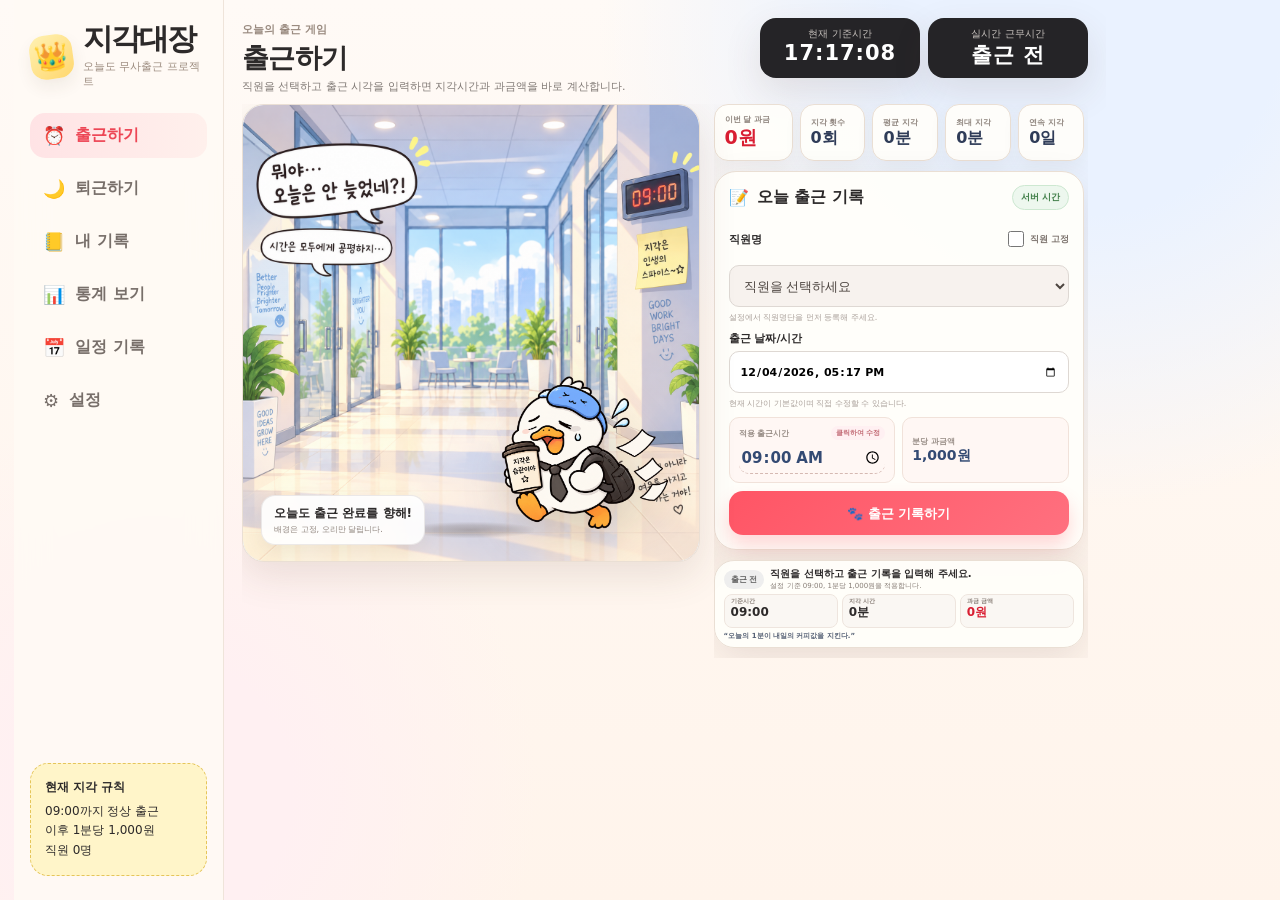
<file: index.html>
<!doctype html>
<html lang="ko">
<head>
  <meta charset="utf-8">
  <meta name="viewport" content="width=device-width,initial-scale=1">
  <meta name="theme-color" content="#fff7ed">
  <title>출근하기 | 지각대장</title>
  <meta name="description" content="지각대장으로 출근 시간을 기록하고 지각 시간과 과금액을 자동 계산하세요. 월별 출근 기록과 통계, 일정, 직원 및 출근 규칙을 한곳에서 관리할 수 있습니다.">
  <meta name="keywords" content="지각대장, 출근 관리, 출근 기록, 지각 계산기, 지각 시간 계산, 근태 관리, 일정 관리">
  <meta name="robots" content="index,follow,max-image-preview:large">
  <meta name="naver-site-verification" content="8cd84b4e7a0a31070c5f8ee0ad90c33744eba294">
  <link rel="canonical" href="https://jigak.maccrey.com/">
  <meta property="og:type" content="website">
  <meta property="og:title" content="지각대장 | 출근·지각 기록 관리">
  <meta property="og:description" content="출근 시간을 기록하고 지각 시간과 과금액을 자동 계산하는 지각대장입니다. 출근 기록, 통계, 일정과 근무 규칙을 관리하세요.">
  <meta property="og:url" content="https://jigak.maccrey.com/">
  <link rel="icon" type="image/svg+xml" href="./favicon.svg">
  <link rel="stylesheet" href="./style.css">
</head>
<body data-page="checkin">
<div class="app-shell">
  <aside class="sidebar">
    <div class="brand">
      <div class="brand-mark">👑</div>
      <div><h1>지각대장</h1><p>오늘도 무사출근 프로젝트</p></div>
    </div>
    <nav class="nav">
      <a class="nav-item active" href="./index.html"><span class="nav-emoji">⏰</span><span>출근하기</span></a>
      <a class="nav-item" href="./checkout.html"><span class="nav-emoji">🌙</span><span>퇴근하기</span></a>
      <a class="nav-item" href="./records.html"><span class="nav-emoji">📒</span><span>내 기록</span></a>
      <a class="nav-item" href="./stats.html"><span class="nav-emoji">📊</span><span>통계 보기</span></a>
      <a class="nav-item" href="./calendar.html"><span class="nav-emoji">📅</span><span>일정 기록</span></a>
      <a class="nav-item" href="./settings.html"><span class="nav-emoji">⚙️</span><span>설정</span></a>
    </nav>
    <div class="sidebar-note">
      <strong>현재 지각 규칙</strong>
      <p><span id="ruleStart">09:00</span>까지 정상 출근<br>
      이후 1분당 <span id="ruleFee">1,000원</span><br>
      <span id="ruleEmployees">직원 0명</span></p>
    </div>
  </aside>

  <main class="checkin-v13">
    <header class="checkin-v13-head">
      <div>
        <span class="eyebrow">오늘의 출근 게임</span>
        <h2>출근하기</h2>
        <p>직원을 선택하고 출근 시각을 입력하면 지각시간과 과금액을 바로 계산합니다.</p>
      </div>
      <div class="clock-box"><span>현재 기준시간</span><strong id="liveClock">--:--:--</strong></div>
    </header>

    <section class="checkin-v13-body">
      <article class="character-stage-v13 card" aria-label="달리는 오리 캐릭터">
        <img class="character-bg-v13" src="./hero-bg-main.png" alt="지각대장 오피스 배경">
        <div class="character-duck-wrap-v13">
          <div class="character-shadow-v13"></div>
          <img class="character-duck-v13" src="./duck-runner.png" alt="출근을 위해 달려가는 오리">
        </div>
        <div class="character-copy-v13">
          <strong>오늘도 출근 완료를 향해!</strong>
          <span>배경은 고정, 오리만 달립니다.</span>
        </div>
      </article>

      <section class="checkin-panel-v13">
        <div class="kpi-row-v13">
          <div><span>이번 달 과금</span><strong id="monthlyFee">0원</strong></div>
          <div><span>지각 횟수</span><strong id="monthlyCount">0회</strong></div>
          <div><span>평균 지각</span><strong id="avgLate">0분</strong></div>
          <div><span>최대 지각</span><strong id="maxLate">0분</strong></div>
          <div><span>연속 지각</span><strong id="streakLate">0일</strong></div>
        </div>

        <article class="card punch-card-v13">
          <div class="section-heading compact">
            <div><span>📝</span><h3>오늘 출근 기록</h3></div>
            <span class="status-pill" id="timeSource">시간 확인 중</span>
          </div>

          <form id="checkinForm" class="punch-form-v13">
            <label class="employee-field-v22">
              <span class="employee-label-row-v22">
                <span>직원명</span>
                <span class="employee-lock-v22">
                  <input id="employeeLockInput" type="checkbox">
                  <span>직원 고정</span>
                </span>
              </span>
              <select id="nameInput" required>
                <option value="">직원을 선택하세요</option>
              </select>
              <small id="employeeHelp">체크하면 선택한 직원을 이 브라우저에서 고정합니다.</small>
            </label>

            <label>
              <span>출근 날짜/시간</span>
              <input id="dateTimeInput" type="datetime-local" step="60" required>
              <small>현재 시간이 기본값이며 직접 수정할 수 있습니다.</small>
            </label>

            <div class="rule-row-v13">
              <div class="editable-start-time-v15"><span>적용 출근시간 <em>클릭하여 수정</em></span><input id="appliedStartTime" type="time" value="09:00" aria-label="적용 출근시간"></div>
              <div><span>분당 과금액</span><strong id="appliedFee">1,000원</strong></div>
            </div>

            <button class="primary-btn punch-button-v13" type="submit">🐾 출근 기록하기</button>
          </form>
        </article>

        <article class="card result-card-v13">
          <div class="result-title-v13">
            <span class="danger-pill" id="resultBadge">출근 전</span>
            <div>
              <strong id="resultText">직원을 선택하고 출근 기록을 입력해 주세요.</strong>
              <p id="resultSubtext">설정에 저장된 출근시간과 분당 과금액을 자동 적용합니다.</p>
            </div>
          </div>

          <div class="result-values-v13">
            <div><span>기준시간</span><b id="usedStartTime">09:00</b></div>
            <div><span>지각 시간</span><b id="lateMinutes">0분</b></div>
            <div class="fee"><span>과금 금액</span><b id="lateFee">0원</b></div>
          </div>
          <div class="quote-v13" id="quoteText">“오늘의 1분이 내일의 커피값을 지킨다.”</div>
        </article>
      </section>
    </section>
  </main>
</div>
<script src="./app.js"></script>
</body>
</html>
</file>
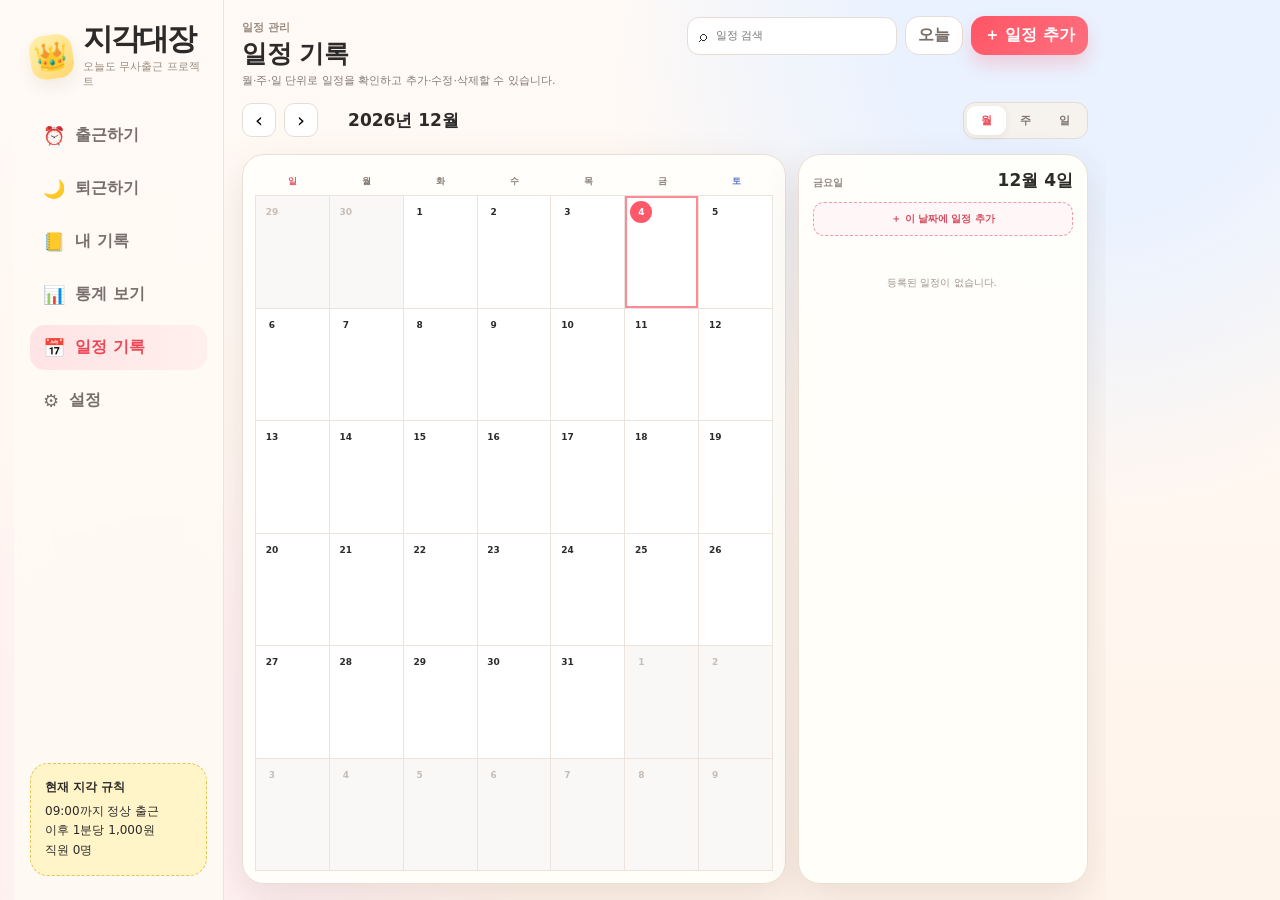
<file: calendar.html>
<!doctype html>
<html lang="ko">
<head>
  <meta charset="utf-8">
  <meta name="viewport" content="width=device-width,initial-scale=1">
  <meta name="theme-color" content="#fff7ed">
  <title>일정 기록 | 지각대장</title>
  <link rel="icon" type="image/svg+xml" href="./favicon.svg">
  <link rel="stylesheet" href="./style.css">
</head>
<body data-page="calendar">
<div class="app-shell">
  <aside class="sidebar">
    <div class="brand"><div class="brand-mark">👑</div><div><h1>지각대장</h1><p>오늘도 무사출근 프로젝트</p></div></div>
    <nav class="nav">
      <a class="nav-item" href="./index.html"><span class="nav-emoji">⏰</span><span>출근하기</span></a>
    <a class="nav-item" href="./checkout.html"><span class="nav-emoji">🌙</span><span>퇴근하기</span></a>
      <a class="nav-item" href="./records.html"><span class="nav-emoji">📒</span><span>내 기록</span></a>
      <a class="nav-item" href="./stats.html"><span class="nav-emoji">📊</span><span>통계 보기</span></a>
      <a class="nav-item active" href="./calendar.html"><span class="nav-emoji">📅</span><span>일정 기록</span></a>
      <a class="nav-item" href="./settings.html"><span class="nav-emoji">⚙️</span><span>설정</span></a>
    </nav>
    <div class="sidebar-note"><strong>현재 지각 규칙</strong><p><span id="ruleStart">09:00</span>까지 정상 출근<br>이후 1분당 <span id="ruleFee">1,000원</span><br><span id="ruleEmployees">직원 0명</span></p></div>
  </aside>

  <main class="calendar-page-v19">
    <header class="calendar-head-v19">
      <div>
        <span class="eyebrow">일정 관리</span>
        <h2>일정 기록</h2>
        <p>월·주·일 단위로 일정을 확인하고 추가·수정·삭제할 수 있습니다.</p>
      </div>
      <div class="calendar-head-actions-v19">
        <div class="calendar-search-v19"><span>⌕</span><input id="calendarSearch" type="search" placeholder="일정 검색"></div>
        <button class="ghost-btn big" id="calendarTodayBtn" type="button">오늘</button>
        <button class="primary-btn calendar-add-v19" id="calendarAddBtn" type="button">＋ 일정 추가</button>
      </div>
    </header>

    <section class="calendar-toolbar-v19">
      <div class="calendar-nav-v19">
        <button id="calendarPrevBtn" type="button" aria-label="이전">‹</button>
        <button id="calendarNextBtn" type="button" aria-label="다음">›</button>
        <strong id="calendarTitle">2026년 9월</strong>
      </div>
      <div class="calendar-segment-v19" role="group" aria-label="보기 방식">
        <button class="active" data-cal-view="month" type="button">월</button>
        <button data-cal-view="week" type="button">주</button>
        <button data-cal-view="day" type="button">일</button>
      </div>
    </section>

    <section class="calendar-workspace-v19">
      <article class="card calendar-main-v19">
        <div id="calendarView" class="calendar-view-v19"></div>
      </article>
      <aside class="card calendar-agenda-v19">
        <div class="agenda-date-v19"><span id="agendaWeekday">오늘</span><strong id="agendaDate">9월 22일</strong></div>
        <button class="agenda-add-v19" id="agendaAddBtn" type="button">＋ 이 날짜에 일정 추가</button>
        <div id="agendaList" class="agenda-list-v19"></div>
      </aside>
    </section>
  </main>
</div>

<dialog id="eventDialog" class="event-dialog-v19">
  <form id="eventForm" method="dialog" class="event-form-v19">
    <div class="dialog-head"><h3 id="eventDialogTitle">새 일정</h3><button type="button" id="eventCloseBtn">✕</button></div>
    <input id="eventId" type="hidden">
    <label>제목<input id="eventTitleInput" type="text" maxlength="60" placeholder="일정 제목" required></label>
    <label>날짜<input id="eventDateInput" type="date" required></label>
    <label class="all-day-field-v20">
      <span>종일 일정</span>
      <span class="all-day-control-v20">
        <span class="all-day-text-v20">종일 일정으로 등록</span>
        <input id="eventAllDayInput" type="checkbox">
      </span>
    </label>
    <div class="event-two-v19" id="eventTimeRow">
      <label>시작<input id="eventStartInput" type="time" value="09:00"></label>
      <label>종료<input id="eventEndInput" type="time" value="10:00"></label>
    </div>
    <div class="event-two-v19">
      <label>분류<select id="eventCategoryInput"><option value="work">업무</option><option value="important">중요</option><option value="personal">개인</option><option value="etc">기타</option></select></label>
      <label>반복<select id="eventRepeatInput"><option value="none">반복 안 함</option><option value="daily">매일</option><option value="weekly">매주</option><option value="monthly">매월</option></select></label>
    </div>
    <label>메모<textarea id="eventNotesInput" rows="4" maxlength="500" placeholder="메모를 입력하세요"></textarea></label>
    <div class="event-dialog-actions-v19">
      <button class="ghost-btn danger-ghost-v19" id="eventDeleteBtn" type="button">삭제</button>
      <span></span>
      <button class="ghost-btn" id="eventCancelBtn" type="button">취소</button>
      <button class="primary-btn" id="eventSaveBtn" type="submit">저장</button>
    </div>
  </form>
</dialog>

<script src="./app.js"></script>
<script src="./calendar.js"></script>
</body>
</html>
</file>
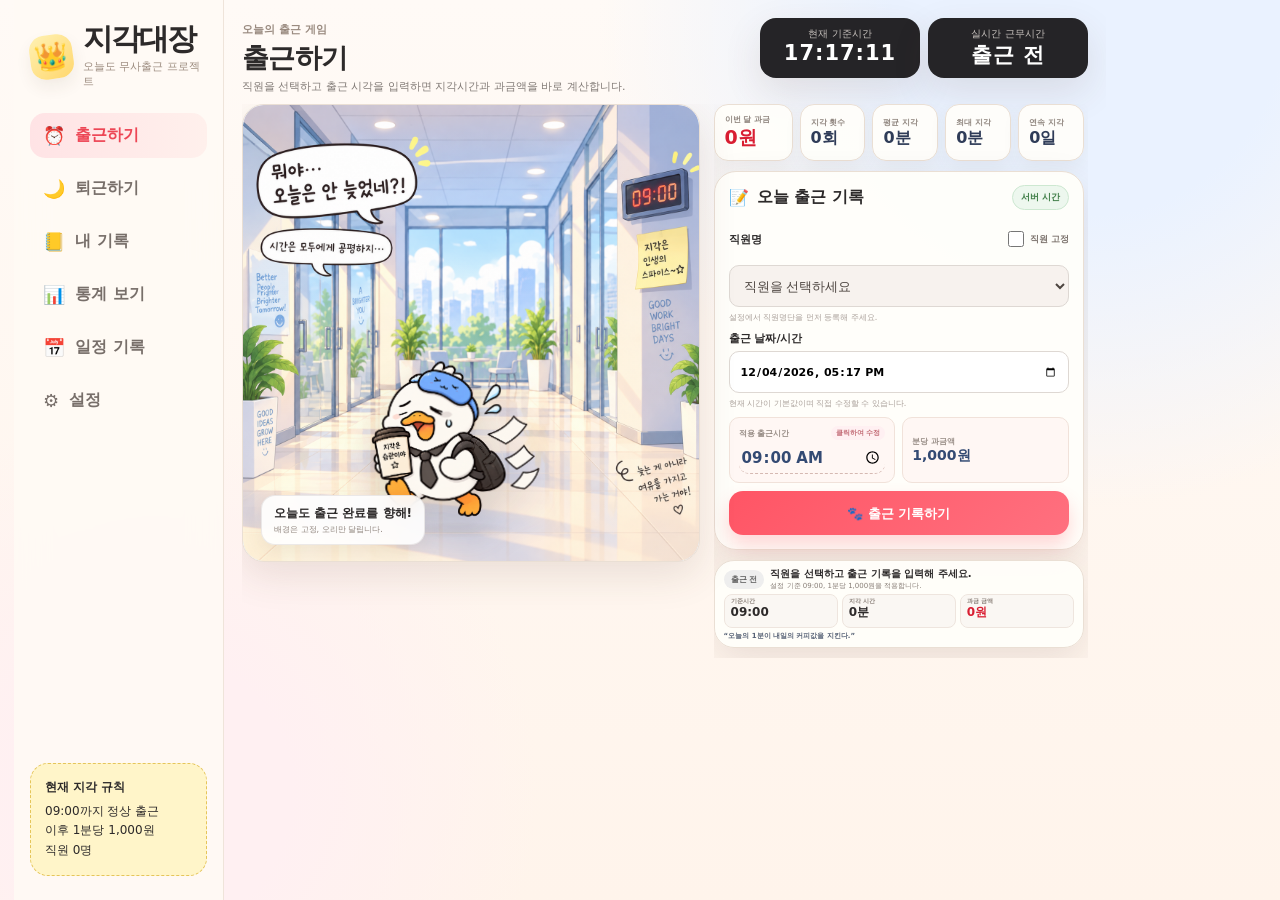
<file: checkin.html>
<!doctype html><html lang="ko"><head><meta charset="utf-8"><meta http-equiv="refresh" content="0; url=./index.html"><meta name="viewport" content="width=device-width,initial-scale=1"><title>출근하기 | 지각대장</title></head><body><p><a href="./index.html">출근하기 페이지로 이동</a></p></body></html>
</file>
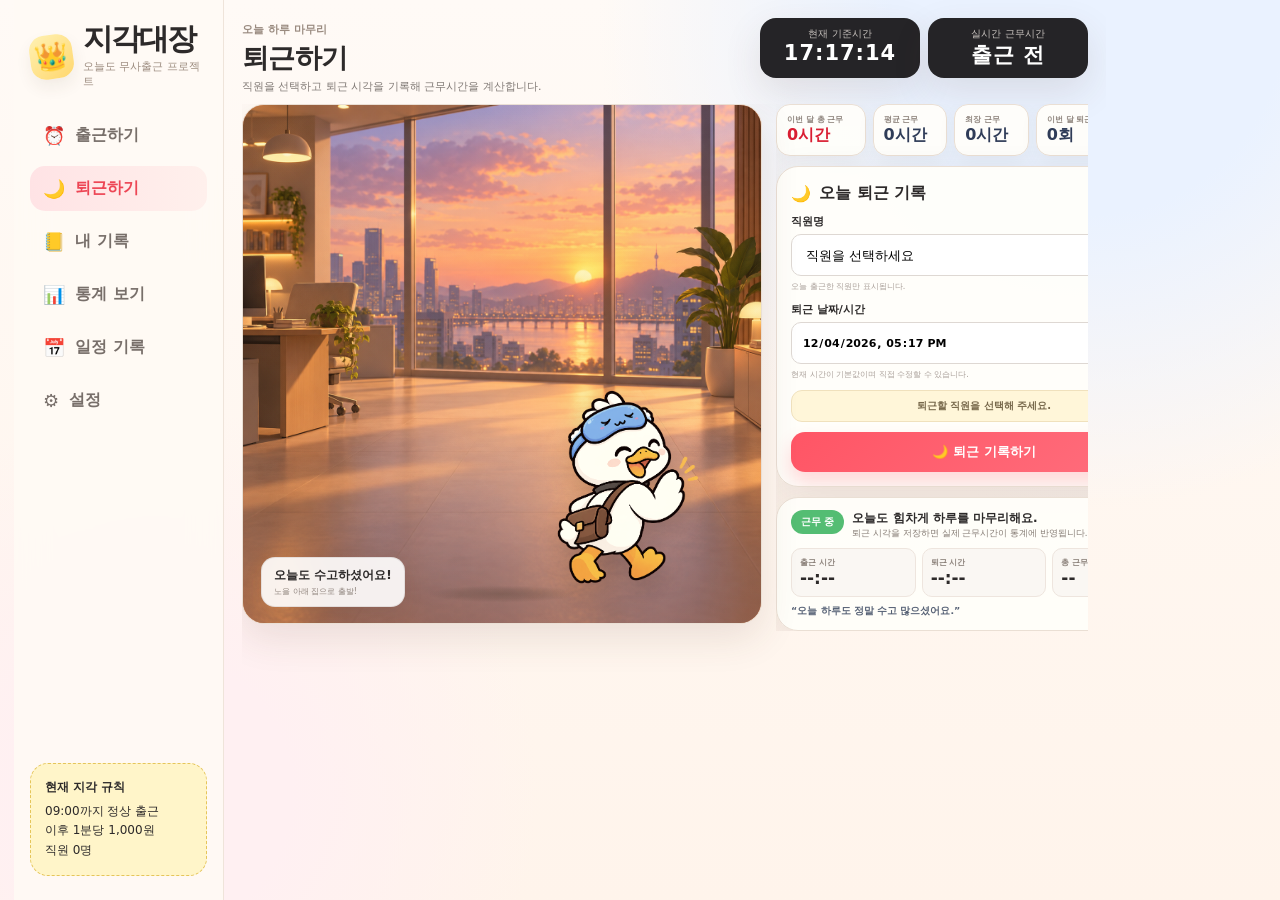
<file: checkout.html>
<!doctype html>
<html lang="ko">
<head>
  <meta charset="utf-8"><meta name="viewport" content="width=device-width,initial-scale=1"><meta name="theme-color" content="#fff7ed">
  <title>퇴근하기 | 지각대장</title><link rel="icon" type="image/svg+xml" href="./favicon.svg"><link rel="stylesheet" href="./style.css">
</head>
<body data-page="checkout">
<div class="app-shell"><aside class="sidebar">
  <div class="brand"><div class="brand-mark">👑</div><div><h1>지각대장</h1><p>오늘도 무사출근 프로젝트</p></div></div>
  <nav class="nav">
    <a class="nav-item" href="./index.html"><span class="nav-emoji">⏰</span><span>출근하기</span></a>
    <a class="nav-item active" href="./checkout.html"><span class="nav-emoji">🌙</span><span>퇴근하기</span></a>
    <a class="nav-item" href="./records.html"><span class="nav-emoji">📒</span><span>내 기록</span></a>
    <a class="nav-item" href="./stats.html"><span class="nav-emoji">📊</span><span>통계 보기</span></a>
    <a class="nav-item" href="./calendar.html"><span class="nav-emoji">📅</span><span>일정 기록</span></a>
    <a class="nav-item" href="./settings.html"><span class="nav-emoji">⚙️</span><span>설정</span></a>
  </nav>
  <div class="sidebar-note"><strong>현재 지각 규칙</strong><p><span id="ruleStart">09:00</span>까지 정상 출근<br>이후 1분당 <span id="ruleFee">1,000원</span><br><span id="ruleEmployees">직원 0명</span></p></div>
</aside>
<main class="checkin-v13 checkout-main-v23">
  <header class="checkin-v13-head"><div><span class="eyebrow">오늘 하루 마무리</span><h2>퇴근하기</h2><p>직원을 선택하고 퇴근 시각을 기록해 근무시간을 계산합니다.</p></div><div class="clock-box"><span>현재 기준시간</span><strong id="liveClock">--:--:--</strong></div></header>
  <section class="checkin-v13-body checkout-workspace-v23">
    <article class="character-stage-v13 card checkout-stage-v23" aria-label="퇴근하는 오리 캐릭터"><img class="character-bg-v13" src="./checkout-background.png" alt="노을이 비치는 저녁 사무실 배경"><div class="checkout-sunset-v23" aria-hidden="true"></div><div class="character-duck-wrap-v13"><div class="character-shadow-v13"></div><img class="character-duck-v13 checkout-duck-v23" src="./duck-checkout.png" alt="가방을 메고 손을 흔들며 퇴근하는 오리"></div><div class="character-copy-v13"><strong>오늘도 수고하셨어요!</strong><span>노을 아래 집으로 출발!</span></div></article>
    <section class="checkin-panel-v13 checkout-panel-v23">
      <div class="kpi-row-v13 checkout-kpis-v23"><div><span>이번 달 총 근무</span><strong id="monthlyWorkHours">0시간</strong></div><div><span>평균 근무</span><strong id="avgWorkHours">0시간</strong></div><div><span>최장 근무</span><strong id="maxWorkHours">0시간</strong></div><div><span>이번 달 퇴근</span><strong id="checkoutCount">0회</strong></div><div><span>현재 근무</span><strong id="activeShiftCount">0명</strong></div></div>
      <article class="card punch-card-v13"><div class="section-heading compact"><div><span>🌙</span><h3>오늘 퇴근 기록</h3></div><span class="status-pill" id="checkoutStatus">기록 확인 중</span></div>
        <form id="checkoutForm" class="punch-form-v13 checkout-form-v23"><label><span>직원명</span><select id="checkoutName" required><option value="">직원을 선택하세요</option></select><small id="checkoutEmployeeHelp">오늘 출근한 직원만 표시됩니다.</small></label><label><span>퇴근 날짜/시간</span><input id="checkoutDateTime" type="datetime-local" step="60" required><small>현재 시간이 기본값이며 직접 수정할 수 있습니다.</small></label><div class="checkout-shift-v23" id="checkoutShift">퇴근할 직원을 선택해 주세요.</div><button class="primary-btn punch-button-v13" id="checkoutSubmit" type="submit">🌙 퇴근 기록하기</button></form>
      </article>
      <article class="card result-card-v13 checkout-result-v23"><div class="result-title-v13"><span class="danger-pill safe" id="checkoutResultBadge">근무 중</span><div><strong id="checkoutResultText">오늘도 힘차게 하루를 마무리해요.</strong><p id="checkoutResultSubtext">퇴근 시각을 저장하면 실제 근무시간이 통계에 반영됩니다.</p></div></div><div class="result-values-v13"><div><span>출근 시간</span><b id="checkoutStartTime">--:--</b></div><div><span>퇴근 시간</span><b id="checkoutEndTime">--:--</b></div><div><span>총 근무시간</span><b id="checkoutDuration">--</b></div></div><div class="quote-v13">“오늘 하루도 정말 수고 많으셨어요.”</div></article>
    </section>
  </section>
</main></div><script src="./app.js"></script></body></html>
</file>
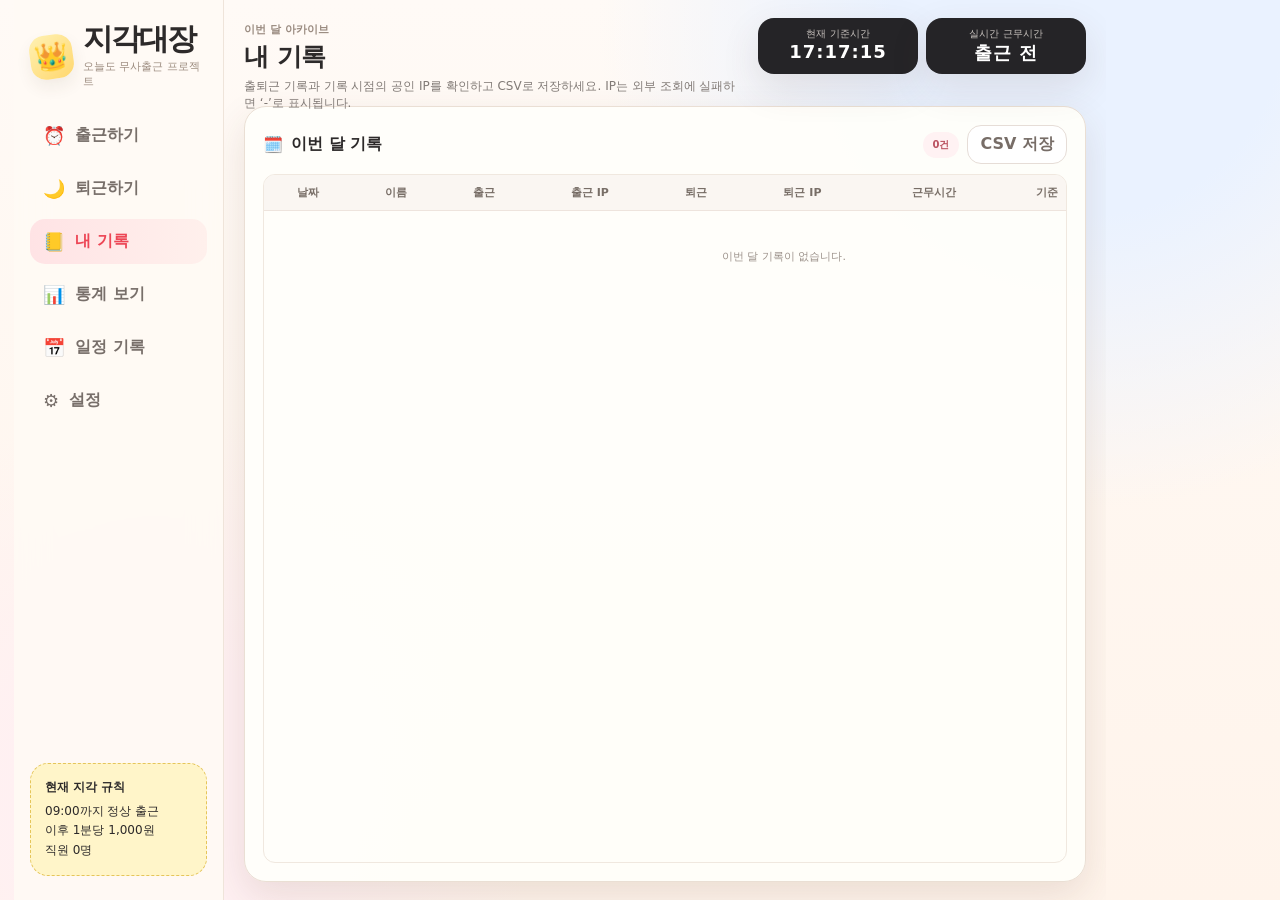
<file: records.html>
<!doctype html>
<html lang="ko"><head><meta charset="utf-8"><meta name="viewport" content="width=device-width,initial-scale=1"><meta name="theme-color" content="#fff7ed"><title>내 기록 | 지각대장</title><link rel="icon" type="image/svg+xml" href="./favicon.svg"><link rel="stylesheet" href="./style.css"></head>
<body data-page="records"><div class="app-shell"><aside class="sidebar">
  <div class="brand"><div class="brand-mark">👑</div><div><h1>지각대장</h1><p>오늘도 무사출근 프로젝트</p></div></div>
  <nav class="nav">
    <a class="nav-item" href="./index.html"><span class="nav-emoji">⏰</span><span>출근하기</span></a>
    <a class="nav-item" href="./checkout.html"><span class="nav-emoji">🌙</span><span>퇴근하기</span></a>
    <a class="nav-item active" href="./records.html"><span class="nav-emoji">📒</span><span>내 기록</span></a>
    <a class="nav-item" href="./stats.html"><span class="nav-emoji">📊</span><span>통계 보기</span></a>
      <a class="nav-item" href="./calendar.html"><span class="nav-emoji">📅</span><span>일정 기록</span></a>
    <a class="nav-item" href="./settings.html"><span class="nav-emoji">⚙️</span><span>설정</span></a>
  </nav>
  <div class="sidebar-note"><strong>현재 지각 규칙</strong><p><span id="ruleStart">09:00</span>까지 정상 출근<br>이후 1분당 <span id="ruleFee">1,000원</span><br><span id="ruleEmployees">직원 0명</span></p></div>
</aside><main class="main-page"><header class="page-head"><div><span class="eyebrow">이번 달 아카이브</span><h2>내 기록</h2><p>출퇴근 기록과 기록 시점의 공인 IP를 확인하고 CSV로 저장하세요. IP는 외부 조회에 실패하면 ‘-’로 표시됩니다.</p></div><div class="clock-box mini"><span>현재 기준시간</span><strong id="liveClock">--:--:--</strong></div></header>
<section class="records-page-grid"><article class="table-card full card"><div class="section-heading"><div><span>🗓️</span><h3>이번 달 기록</h3></div><div class="heading-actions"><span class="soft-label" id="recordSummary">0건</span><button class="ghost-btn" id="exportBtn">CSV 저장</button></div></div><div class="table-wrap tall"><table><thead><tr><th>날짜</th><th>이름</th><th>출근</th><th>출근 IP</th><th>퇴근</th><th>퇴근 IP</th><th>근무시간</th><th>기준</th><th>지각</th><th>금액</th><th></th></tr></thead><tbody id="recordBody"></tbody></table></div></article></section></main></div><script src="./app.js"></script></body></html>
</file>
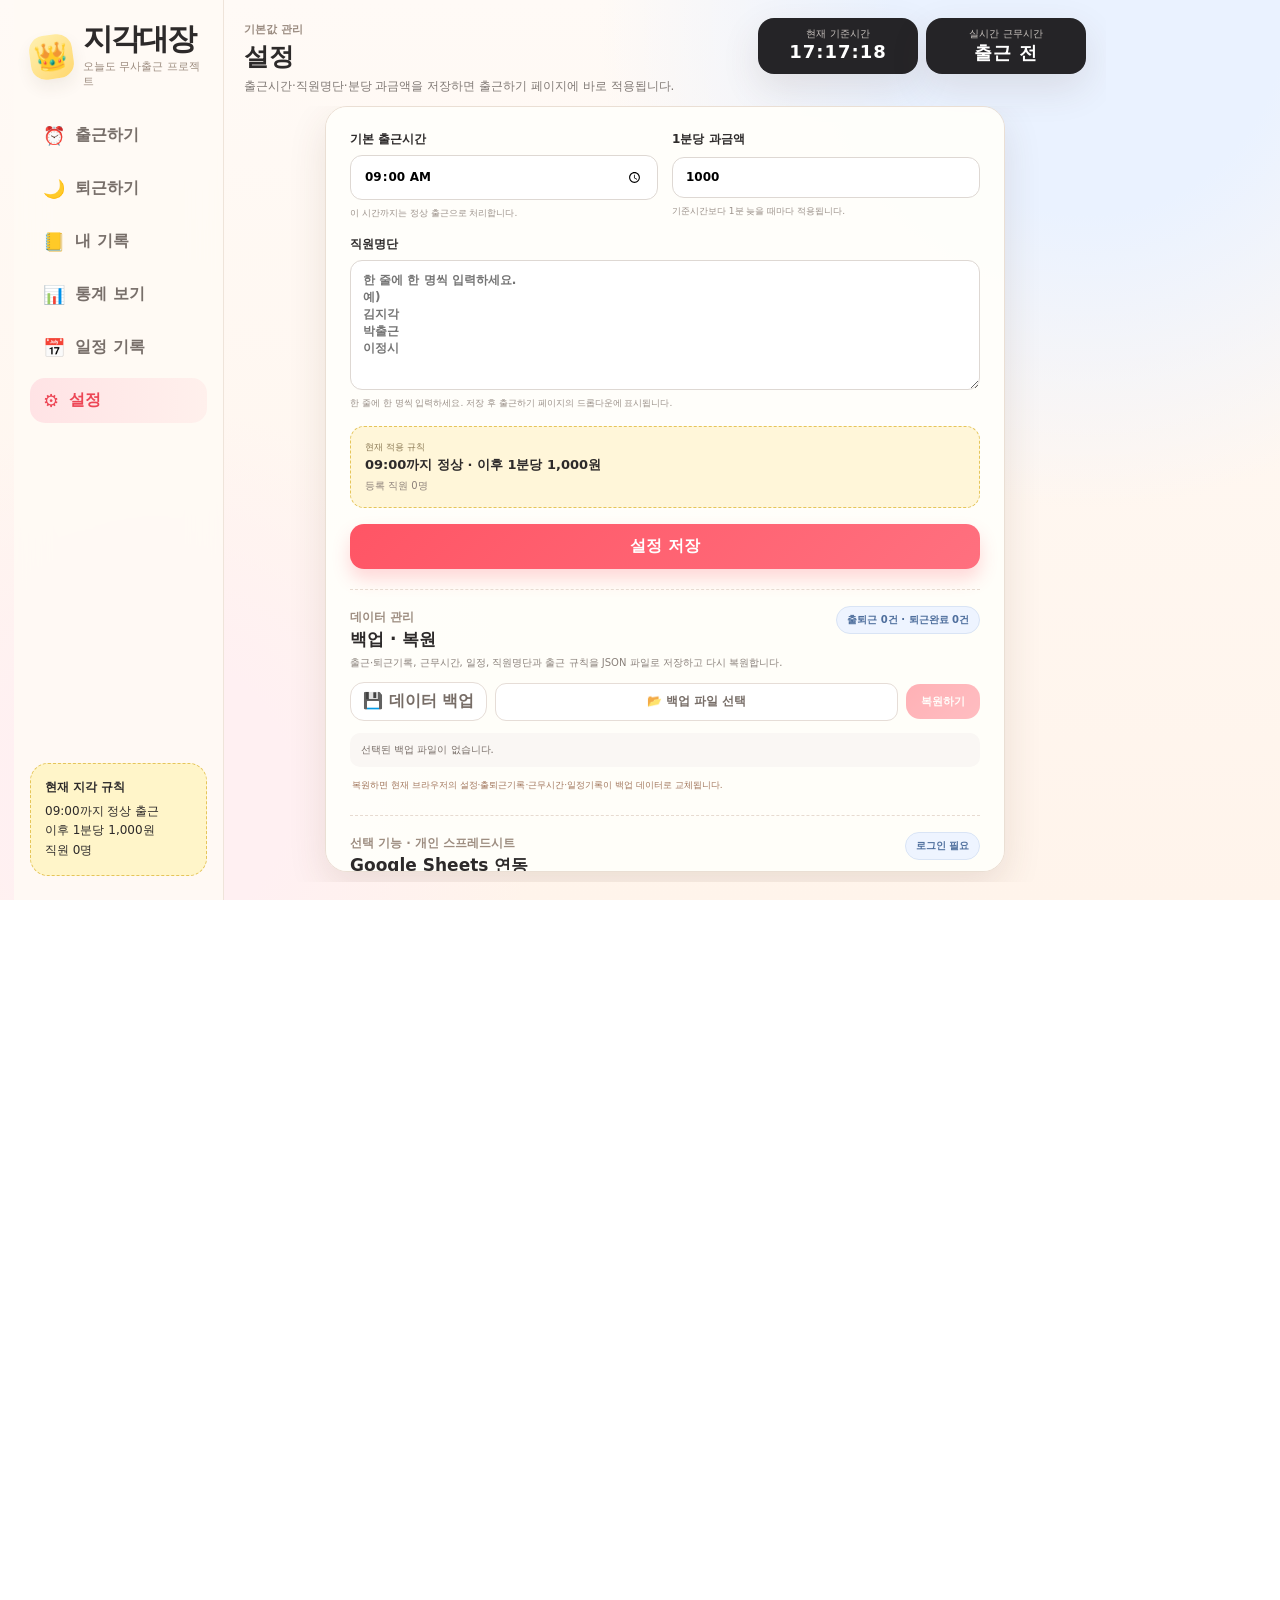
<file: settings.html>
<!doctype html>
<html lang="ko"><head><meta charset="utf-8"><meta name="viewport" content="width=device-width,initial-scale=1"><meta name="theme-color" content="#fff7ed"><title>설정 | 지각대장</title><link rel="icon" type="image/svg+xml" href="./favicon.svg"><link rel="stylesheet" href="./style.css"></head>
<body data-page="settings"><div class="app-shell"><aside class="sidebar">
  <div class="brand"><div class="brand-mark">👑</div><div><h1>지각대장</h1><p>오늘도 무사출근 프로젝트</p></div></div>
  <nav class="nav">
    <a class="nav-item" href="./index.html"><span class="nav-emoji">⏰</span><span>출근하기</span></a>
    <a class="nav-item" href="./checkout.html"><span class="nav-emoji">🌙</span><span>퇴근하기</span></a>
    <a class="nav-item" href="./records.html"><span class="nav-emoji">📒</span><span>내 기록</span></a>
    <a class="nav-item" href="./stats.html"><span class="nav-emoji">📊</span><span>통계 보기</span></a>
      <a class="nav-item" href="./calendar.html"><span class="nav-emoji">📅</span><span>일정 기록</span></a>
    <a class="nav-item active" href="./settings.html"><span class="nav-emoji">⚙️</span><span>설정</span></a>
  </nav>
  <div class="sidebar-note"><strong>현재 지각 규칙</strong><p><span id="ruleStart">09:00</span>까지 정상 출근<br>이후 1분당 <span id="ruleFee">1,000원</span><br><span id="ruleEmployees">직원 0명</span></p></div>
</aside><main class="main-page"><header class="page-head"><div><span class="eyebrow">기본값 관리</span><h2>설정</h2><p>출근시간·직원명단·분당 과금액을 저장하면 출근하기 페이지에 바로 적용됩니다.</p></div><div class="clock-box mini"><span>현재 기준시간</span><strong id="liveClock">--:--:--</strong></div></header>
<section class="settings-page"><article class="settings-card card settings-wide">
  <div class="settings-two-col">
    <label>기본 출근시간<input type="time" id="startTimeSetting" value="09:00" required><small>이 시간까지는 정상 출근으로 처리합니다.</small></label>
    <label>1분당 과금액<input type="number" id="feeSetting" value="1000" min="0" step="100" required><small>기준시간보다 1분 늦을 때마다 적용됩니다.</small></label>
  </div>
  <label class="employee-setting">직원명단
    <textarea id="employeeSetting" rows="7" placeholder="한 줄에 한 명씩 입력하세요.&#10;예)&#10;김지각&#10;박출근&#10;이정시"></textarea>
    <small>한 줄에 한 명씩 입력하세요. 저장 후 출근하기 페이지의 드롭다운에 표시됩니다.</small>
  </label>
  <div class="settings-preview"><span>현재 적용 규칙</span><strong id="settingsPreview">09:00까지 정상 · 이후 1분당 1,000원</strong><em id="employeePreview">등록 직원 0명</em></div>
  <button class="primary-btn" id="saveSettings" type="button">설정 저장</button>
<section class="backup-panel" aria-labelledby="backupTitle">
  <div class="backup-head"><div><span class="kicker">데이터 관리</span><h3 id="backupTitle">백업 · 복원</h3><p>출근·퇴근기록, 근무시간, 일정, 직원명단과 출근 규칙을 JSON 파일로 저장하고 다시 복원합니다.</p></div><span class="backup-badge" id="backupCount">기록 0건</span></div>
  <div class="backup-actions">
    <button class="ghost-btn big" id="backupDataBtn" type="button">💾 데이터 백업</button>
    <label class="restore-file-label" for="restoreFileInput">📂 백업 파일 선택</label>
    <input id="restoreFileInput" class="restore-file-input" type="file" accept="application/json,.json">
    <button class="primary-btn restore-btn" id="restoreDataBtn" type="button" disabled>복원하기</button>
  </div>
  <div class="restore-file-info" id="restoreFileInfo">선택된 백업 파일이 없습니다.</div>
  <div class="backup-notice">복원하면 현재 브라우저의 설정·출퇴근기록·근무시간·일정기록이 백업 데이터로 교체됩니다.</div>
</section>
<section class="sheets-panel-v23" aria-labelledby="sheetsTitle"><div class="backup-head"><div><span class="kicker">선택 기능 · 개인 스프레드시트</span><h3 id="sheetsTitle">Google Sheets 연동</h3><p>Google 로그인 후 본인 Google 계정에 연결된 시트에만 동기화합니다.</p></div><span class="backup-badge" id="sheetsConnectionBadge">로그인 필요</span></div><label class="sheets-url-field-v23">내 Apps Script 웹 앱 URL<input id="sheetsUrlInput" type="url" placeholder="https://script.google.com/macros/s/.../exec" autocomplete="url"><small>웹 앱 URL은 이 브라우저에 저장됩니다.</small></label><div class="sheets-actions-v23"><button class="ghost-btn" id="sheetsHelpBtn" type="button">설정 방법</button><button class="ghost-btn" id="sheetsSaveBtn" type="button">URL 저장</button><div id="sheetsGoogleSignIn"></div><button class="ghost-btn" id="sheetsSignOutBtn" type="button">로그아웃</button><button class="ghost-btn" id="sheetsTestBtn" type="button">연결 확인</button><button class="primary-btn" id="sheetsSyncBtn" type="button">지금 동기화</button></div><div class="restore-file-info" id="sheetsStatus">동기화할 때 출퇴근 기록, IP, 일정과 설정이 본인이 연결한 Google 스프레드시트에 저장됩니다. 로그인 토큰은 현재 브라우저 탭 세션에만 보관됩니다.</div></section>
</article></section></main>
<dialog id="sheetsHelpDialog" class="sheets-help-dialog-v23"><form method="dialog"><button class="sheets-help-close-v23" aria-label="닫기">✕</button></form><span class="kicker">Google Sheets 연결 안내</span><h2>내 스프레드시트에 연결하기</h2><ol><li>동기화할 Google 스프레드시트를 열고 <strong>확장 프로그램 → Apps Script</strong>를 누릅니다.</li><li>편집기의 기존 코드를 지우고 아래 <strong>Apps Script 코드 받기</strong>에서 받은 파일 전체를 붙여넣은 뒤 저장합니다.</li><li>편집기에서 <code>setupSpreadsheet</code> 함수를 선택해 <strong>실행</strong>합니다. 처음 한 번 Google 권한을 승인하면 대상 시트 ID가 자동 등록됩니다.</li><li><strong>배포 → 새 배포 → 웹 앱</strong>을 선택하고 실행 사용자는 <strong>나</strong>, 액세스 권한은 <strong>모든 사용자</strong>로 설정해 배포합니다. 외부 요청을 허용하기 위한 공개 URL이지만, 서버는 Google 로그인 토큰의 계정이 배포 소유자와 일치하는지 검사합니다.</li><li>배포 URL을 이 화면에 붙여넣어 저장한 뒤, 배포에 사용한 소유자 Google 계정으로 로그인하고 <strong>연결 확인</strong> 후 동기화합니다. URL은 다른 사람과 공유하지 마세요.</li></ol><p class="sheets-help-note-v23">동기화는 출퇴근 시각과 IP, 일정, 설정을 이 브라우저에서 지정한 스프레드시트의 지각대장_ 탭들에 기록합니다. 데이터는 사이트 운영 서버에 저장하지 않습니다. 소유자 Google 계정 인증이 완료되지 않은 사용자는 동기화할 수 없습니다.</p><div class="sheets-help-actions-v23"><a class="ghost-btn" href="./google-apps-script.gs" download>Apps Script 코드 받기</a><button class="primary-btn" id="sheetsHelpOk" type="button">확인</button></div></dialog>
<div class="app-shell-hidden-end"></div><script src="https://accounts.google.com/gsi/client"></script><script src="./app.js"></script></body></html>
</file>
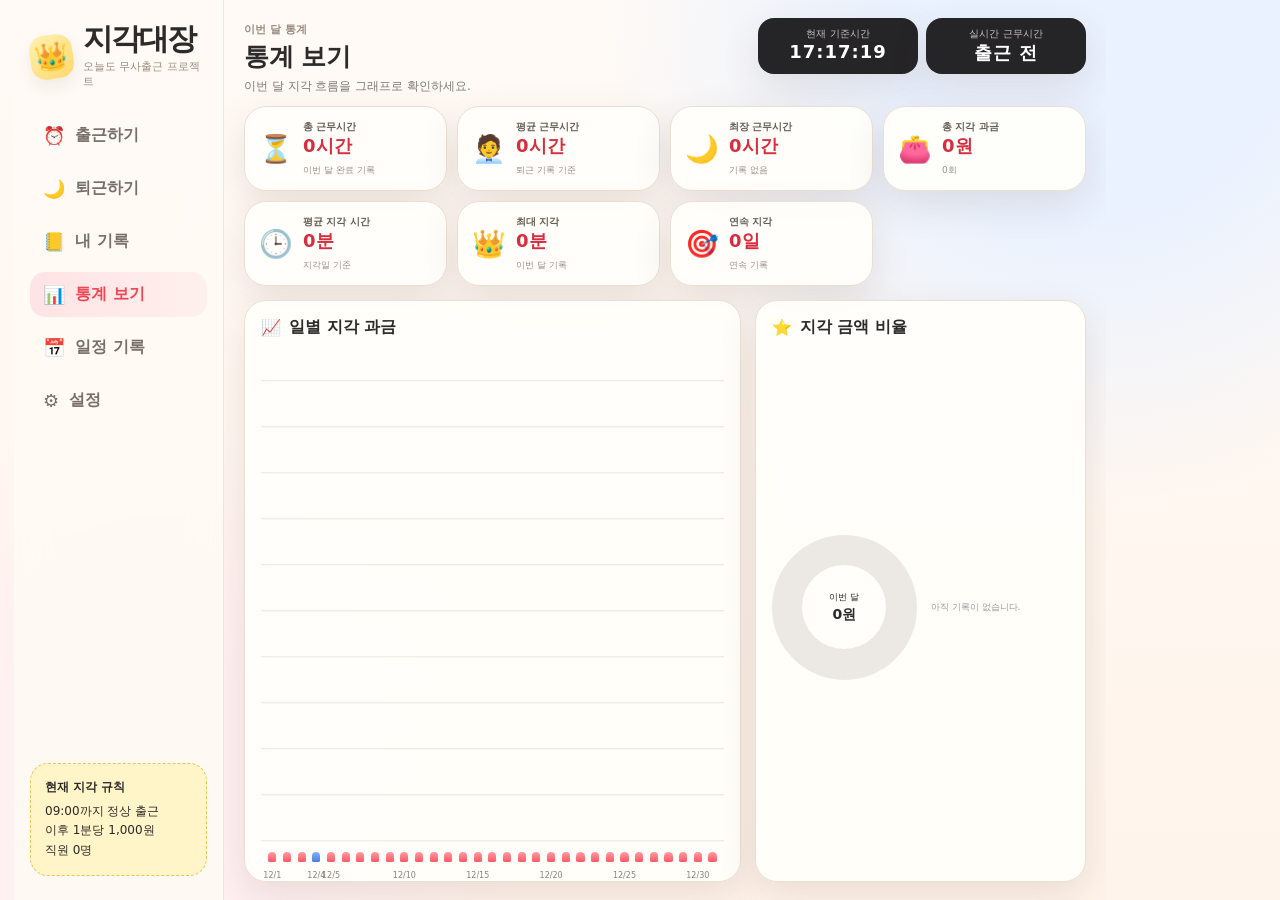
<file: stats.html>
<!doctype html>
<html lang="ko"><head><meta charset="utf-8"><meta name="viewport" content="width=device-width,initial-scale=1"><meta name="theme-color" content="#fff7ed"><title>통계 보기 | 지각대장</title><link rel="icon" type="image/svg+xml" href="./favicon.svg"><link rel="stylesheet" href="./style.css"></head>
<body data-page="stats"><div class="app-shell"><aside class="sidebar">
  <div class="brand"><div class="brand-mark">👑</div><div><h1>지각대장</h1><p>오늘도 무사출근 프로젝트</p></div></div>
  <nav class="nav">
    <a class="nav-item" href="./index.html"><span class="nav-emoji">⏰</span><span>출근하기</span></a>
    <a class="nav-item" href="./checkout.html"><span class="nav-emoji">🌙</span><span>퇴근하기</span></a>
    <a class="nav-item" href="./records.html"><span class="nav-emoji">📒</span><span>내 기록</span></a>
    <a class="nav-item active" href="./stats.html"><span class="nav-emoji">📊</span><span>통계 보기</span></a>
      <a class="nav-item" href="./calendar.html"><span class="nav-emoji">📅</span><span>일정 기록</span></a>
    <a class="nav-item" href="./settings.html"><span class="nav-emoji">⚙️</span><span>설정</span></a>
  </nav>
  <div class="sidebar-note"><strong>현재 지각 규칙</strong><p><span id="ruleStart">09:00</span>까지 정상 출근<br>이후 1분당 <span id="ruleFee">1,000원</span><br><span id="ruleEmployees">직원 0명</span></p></div>
</aside><main class="main-page"><header class="page-head"><div><span class="eyebrow">이번 달 통계</span><h2>통계 보기</h2><p>이번 달 지각 흐름을 그래프로 확인하세요.</p></div><div class="clock-box mini"><span>현재 기준시간</span><strong id="liveClock">--:--:--</strong></div></header>
<section class="stats-page"><div class="metric-grid compact">
  <article class="metric card"><span>⏳</span><div><small>총 근무시간</small><strong id="monthlyWorkHours">0시간</strong><em>이번 달 완료 기록</em></div></article>
  <article class="metric card"><span>🧑‍💼</span><div><small>평균 근무시간</small><strong id="avgWorkHours">0시간</strong><em>퇴근 기록 기준</em></div></article>
  <article class="metric card"><span>🌙</span><div><small>최장 근무시간</small><strong id="maxWorkHours">0시간</strong><em id="maxWorkDate">기록 없음</em></div></article>
  <article class="metric card"><span>👛</span><div><small>총 지각 과금</small><strong id="monthlyFee">0원</strong><em id="monthlyCount">0회</em></div></article>
  <article class="metric card"><span>🕒</span><div><small>평균 지각 시간</small><strong id="avgLate">0분</strong><em>지각일 기준</em></div></article>
  <article class="metric card"><span>👑</span><div><small>최대 지각</small><strong id="maxLate">0분</strong><em>이번 달 기록</em></div></article>
  <article class="metric card"><span>🎯</span><div><small>연속 지각</small><strong id="streakLate">0일</strong><em>연속 기록</em></div></article>
</div>
<div class="stats-charts"><article class="chart-card card"><div class="section-heading"><div><span>📈</span><h3>일별 지각 과금</h3></div></div><div id="barChart" class="bar-chart"></div></article><article class="donut-card card"><div class="section-heading"><div><span>⭐</span><h3>지각 금액 비율</h3></div></div><div class="donut-wrap"><div class="donut" id="donutChart"><div><span>이번 달</span><strong id="donutTotal">0원</strong></div></div><div id="donutLegend" class="legend"></div></div></article></div></section></main></div><script src="./app.js"></script></body></html>
</file>
<file: style.css>
:root{--bg:#fff9f3;--paper:#fffefa;--ink:#2d2a2a;--muted:#817a76;--red:#ff5565;--red2:#ff707f;--line:#eadfd4;--yellow-soft:#fff5c9;--shadow:0 14px 38px rgba(87,60,41,.12);--radius:22px}
*{box-sizing:border-box}html,body{margin:0;height:100%;overflow:hidden;font-family:Pretendard,"Noto Sans KR",system-ui,-apple-system,sans-serif;color:var(--ink);background:radial-gradient(circle at 85% 2%,#eaf2ff 0 14%,transparent 35%),radial-gradient(circle at 12% 88%,#fff0f2 0 10%,transparent 28%),linear-gradient(180deg,#fffaf6,#fff4eb)}a{text-decoration:none;color:inherit}button,input{font:inherit}
.app-shell{width:min(1220px,calc(100vw - 28px));height:100dvh;margin:0 auto;display:grid;grid-template-columns:210px minmax(0,1fr)}
.sidebar{height:100dvh;padding:24px 16px;border-right:1px solid #efe4da;background:rgba(255,250,245,.92);backdrop-filter:blur(16px);display:flex;flex-direction:column;gap:24px}.brand{display:flex;gap:10px;align-items:center}.brand-mark{width:44px;height:44px;display:grid;place-items:center;border-radius:15px;background:linear-gradient(145deg,#fff1b2,#ffd76e);box-shadow:0 8px 16px rgba(87,60,41,.08);font-size:27px;transform:rotate(-8deg)}.brand h1{font-size:30px;line-height:1;margin:0;font-weight:950;letter-spacing:-2px}.brand p{margin:5px 0 0;color:#9d8d80;font-size:11px}.nav{display:grid;gap:8px}.nav-item{display:flex;gap:10px;align-items:center;padding:12px 13px;border-radius:15px;color:#786f6a;font-weight:800}.nav-item:hover,.nav-item.active{background:linear-gradient(90deg,#ffe3e5,#fff0ec);color:#ed4655}.nav-emoji{font-size:18px}.sidebar-note{margin-top:auto;background:var(--yellow-soft);border:1px dashed #e5c55a;border-radius:18px;padding:14px;font-size:12px;line-height:1.65}.sidebar-note p{margin:4px 0 0}
.main-page{height:100dvh;overflow:hidden;padding:18px 20px 16px;min-width:0}.page-head{height:88px;display:flex;align-items:flex-start;justify-content:space-between;gap:16px}.eyebrow{font-size:11px;color:#9a8b80;font-weight:800}.page-head h2{margin:3px 0 5px;font-size:25px;letter-spacing:-.5px}.page-head p{margin:0;color:var(--muted);font-size:12px}.clock-box{background:#252427;color:#fff;border-radius:16px;padding:9px 16px;min-width:160px;text-align:center;box-shadow:var(--shadow)}.clock-box span{display:block;color:#c7c1bd;font-size:10px}.clock-box strong{font-size:21px;letter-spacing:1px}.clock-box.mini strong{font-size:18px}
.card{background:rgba(255,254,250,.97);border:1px solid var(--line);border-radius:var(--radius);box-shadow:var(--shadow);min-width:0}.section-heading{display:flex;justify-content:space-between;align-items:center;margin-bottom:10px}.section-heading.compact{margin-bottom:12px}.section-heading>div{display:flex;gap:8px;align-items:center}.section-heading h3{margin:0;font-size:16px}.primary-btn,.ghost-btn{display:inline-flex;align-items:center;justify-content:center;border:0;border-radius:14px;padding:12px 16px;font-weight:900;cursor:pointer}.primary-btn{background:linear-gradient(135deg,var(--red),var(--red2));color:#fff;box-shadow:0 10px 18px rgba(255,79,95,.22)}.ghost-btn{border:1px solid #e6ddd7;background:#fff;color:#776d67;padding:8px 12px}.status-pill{font-size:10px;background:#edf7ee;color:#417f49;border:1px solid #cde8d1;border-radius:99px;padding:6px 9px;font-weight:800;white-space:nowrap}

/* merged landing */
.landing-grid{height:calc(100dvh - 124px);display:grid;grid-template-columns:repeat(3,minmax(0,1fr));grid-template-rows:minmax(300px,1.08fr) minmax(260px,.92fr);gap:14px}.hero-panel{grid-column:1/-1;position:relative;overflow:hidden;background:#edf3fc}.hero-bg{position:absolute;inset:0;width:100%;height:100%;object-fit:cover;object-position:center center}.duck-runner{position:absolute;left:50%;bottom:2%;width:min(25vw,320px);height:auto;z-index:2;transform-origin:center bottom;animation:duckRun .95s ease-in-out infinite;filter:drop-shadow(0 12px 14px rgba(0,0,0,.12))}.duck-shadow{position:absolute;left:50%;bottom:2%;width:min(18vw,220px);height:18px;border-radius:999px;background:radial-gradient(ellipse,rgba(70,55,45,.28),transparent 70%);transform:translateX(-50%);z-index:1;animation:shadowRun .95s ease-in-out infinite}.hero-overlay-badge{position:absolute;left:18px;bottom:16px;z-index:3;background:rgba(255,255,255,.92);border:1px solid rgba(66,55,48,.12);border-radius:999px;padding:8px 12px;font-size:10px;font-weight:900}
.summary-card{padding:18px;display:flex;flex-direction:column;gap:14px}.summary-title{display:flex;justify-content:space-between;gap:10px}.kicker{font-size:12px;color:#9d8d80;font-weight:800}.summary-title strong{display:block;font-size:34px;color:#d91e32;margin-top:4px}.summary-title p{margin:3px 0 0;color:#776e67;font-size:12px}.summary-metrics{display:grid;grid-template-columns:repeat(2,1fr);gap:10px;flex:1}.summary-metrics div{background:#fff7f4;border:1px solid #f0e1d8;border-radius:14px;padding:14px 10px;text-align:center}.summary-metrics b{display:block;font-size:18px}.summary-metrics span{font-size:10px;color:#948a84}
.checkin-card{padding:18px}.checkin-form{display:grid;gap:12px}.checkin-form label{display:grid;gap:7px;font-size:12px;font-weight:800}.checkin-form input{width:100%;border:1px solid #ded8d3;border-radius:12px;padding:12px 13px;background:#fff}.checkin-form small{font-size:10px;color:#aaa09a}.checkin-form .primary-btn{margin-top:6px}
.compact-result{padding:18px;display:grid;grid-template-rows:auto 1fr auto;gap:14px}.result-message{display:grid;gap:6px}.result-message p{margin:0;font-size:11px;color:#837972}.danger-pill{justify-self:start;background:#eee;color:#666;padding:5px 10px;border-radius:99px;font-size:10px;font-weight:900}.danger-pill.late{background:#ff4f5f;color:#fff}.danger-pill.safe{background:#54bd73;color:#fff}.result-numbers{display:grid;grid-template-columns:repeat(3,1fr);gap:10px}.result-number{background:#fff7f4;border:1px solid #f0e1d8;border-radius:14px;padding:14px 10px;text-align:center}.result-number span{display:block;font-size:10px;color:#857b74;font-weight:800}.result-number b{font-size:22px}.result-number.fee b{color:#d91e32}.quote{align-self:end;font-weight:900;color:#566175;line-height:1.5;font-size:13px}

/* records */
.records-page-grid{height:calc(100dvh - 124px)}.table-card.full{height:100%;padding:18px;display:flex;flex-direction:column}.heading-actions{display:flex;align-items:center;gap:8px}.soft-label{background:#fff2f3;color:#ba5260;border-radius:999px;padding:6px 10px;font-size:10px;font-weight:900}.table-wrap{border:1px solid #f0e8df;border-radius:12px}.table-wrap.tall{flex:1;overflow:auto}table{width:100%;border-collapse:collapse;font-size:11px}th,td{padding:10px 8px;text-align:center;border-bottom:1px solid #eee4dd}th{position:sticky;top:0;background:#faf6f2;color:#786e67}tr:last-child td{border-bottom:none}.late-row{background:#fff2f3}.delete-btn{border:0;background:transparent;color:#bd6d74;cursor:pointer;font-weight:900}.empty-row td{padding:38px 8px;color:#9c928b}

/* stats */
.stats-page{height:calc(100dvh - 124px);display:grid;grid-template-rows:96px 1fr;gap:14px}.metric-grid.compact{display:grid;grid-template-columns:repeat(4,1fr);gap:10px}.metric{padding:13px 14px;display:flex;align-items:center;gap:10px}.metric>span{font-size:27px}.metric small{display:block;font-size:10px;font-weight:900;color:#665d57}.metric strong{display:block;font-size:20px;color:#d72d3f}.metric em{font-size:9px;color:#988f89;font-style:normal}.stats-charts{display:grid;grid-template-columns:1.2fr .8fr;gap:14px;min-height:0}.chart-card,.donut-card{padding:16px;min-height:0}.bar-chart{height:calc(100% - 10px);display:flex;align-items:flex-end;gap:4px;padding:12px 6px 24px;background:repeating-linear-gradient(to top,transparent 0 44px,#f3ece6 45px 46px);overflow:hidden}.bar-item{min-width:0;flex:1;height:100%;display:flex;align-items:flex-end;justify-content:center;position:relative}.bar{width:76%;min-height:2px;border-radius:5px 5px 2px 2px;background:linear-gradient(180deg,#ff9aa2,#ff5966);animation:growBar .65s ease both}.bar.today{background:linear-gradient(180deg,#7db4ff,#4f7bd9)}.bar-label{position:absolute;bottom:-18px;font-size:8px;color:#8b827c}.donut-wrap{height:calc(100% - 30px);display:grid;grid-template-columns:145px 1fr;gap:14px;align-items:center}.donut{width:145px;height:145px;border-radius:50%;display:grid;place-items:center;position:relative;background:conic-gradient(#ece9e5 0 100%)}.donut:after{content:"";width:84px;height:84px;background:#fffefa;border-radius:50%;position:absolute}.donut>div{z-index:2;text-align:center}.donut span{display:block;font-size:9px}.donut strong{font-size:14px}.legend{display:grid;gap:6px;font-size:9px;max-height:220px;overflow:auto}.legend-item{display:grid;grid-template-columns:9px 1fr auto;gap:6px;align-items:center}.legend-dot{width:9px;height:9px;border-radius:3px}

/* settings */
.settings-page{height:calc(100dvh - 124px);display:grid;place-items:center}.settings-card{width:min(520px,100%);padding:24px;display:grid;gap:16px}.settings-card label{display:grid;gap:7px;font-weight:800;font-size:12px}.settings-card input{width:100%;border:1px solid #ded8d3;border-radius:12px;padding:12px 13px;background:#fff}.settings-preview{padding:14px;border-radius:14px;background:#fff6d9;border:1px dashed #e5c55a}.settings-preview span{display:block;font-size:9px;color:#8c7a55}.settings-preview strong{font-size:13px}

@keyframes duckRun{0%,100%{transform:translate(-14px,0) rotate(-1deg)}25%{transform:translate(0,-9px) rotate(.5deg)}50%{transform:translate(14px,0) rotate(1deg)}75%{transform:translate(0,-8px) rotate(0)}}@keyframes shadowRun{0%,50%,100%{transform:translateX(-50%) scaleX(1);opacity:.26}25%,75%{transform:translateX(-50%) scaleX(.88);opacity:.16}}@keyframes growBar{from{transform:scaleY(.2);opacity:.3}to{transform:scaleY(1);opacity:1}}

@media(max-width:980px){.app-shell{width:100%;grid-template-columns:76px minmax(0,1fr)}.brand div:last-child,.nav-item span,.sidebar-note{display:none}.brand{justify-content:center}.nav-item{justify-content:center}.main-page{padding:14px}.landing-grid{grid-template-columns:1fr 1fr;grid-template-rows:minmax(240px,.95fr) repeat(2,minmax(180px,.5fr))}.hero-panel{grid-column:1/-1}.summary-card{grid-column:1/2}.checkin-card{grid-column:2/3}.compact-result{grid-column:1/-1}.duck-runner{width:min(28vw,270px)}.duck-shadow{width:min(20vw,170px)}.stats-page{grid-template-rows:154px 1fr}.metric-grid.compact{grid-template-columns:repeat(2,1fr)}.stats-charts{grid-template-columns:1fr 1fr}}
@media(max-width:680px){.app-shell{display:block}.sidebar{position:fixed;bottom:0;left:0;right:0;width:100%;height:62px;z-index:20;padding:6px 8px;border-top:1px solid #e9ddd4;border-right:0}.brand,.sidebar-note{display:none}.nav{grid-template-columns:repeat(4,1fr);display:grid}.nav-item{padding:8px 4px}.nav-emoji{font-size:17px}.main-page{height:calc(100dvh - 62px);padding:10px 10px 8px}.page-head{height:76px}.page-head p{display:none}.clock-box{min-width:122px;padding:8px 10px}.landing-grid,.records-page-grid,.stats-page,.settings-page{height:calc(100dvh - 150px)}.landing-grid{grid-template-columns:1fr;grid-template-rows:minmax(220px,.9fr) minmax(140px,.45fr) minmax(220px,.65fr) minmax(180px,.55fr)}.hero-panel,.summary-card,.checkin-card,.compact-result{grid-column:auto}.hero-bg{object-fit:cover}.duck-runner{width:54%;left:50%}.duck-shadow{width:36%;height:14px}.summary-title strong{font-size:28px}.summary-metrics{grid-template-columns:repeat(4,1fr);gap:6px}.summary-metrics div{padding:10px 6px}.result-numbers{grid-template-columns:repeat(3,1fr);gap:6px}.result-number{padding:10px 6px}.result-number b{font-size:18px}.quote{font-size:11px}.stats-page{grid-template-rows:120px 1fr}.metric-grid.compact{grid-template-columns:repeat(4,1fr);gap:5px}.metric{padding:7px;display:block;text-align:center}.metric>span{font-size:20px}.metric strong{font-size:15px}.metric em{display:none}.stats-charts{grid-template-columns:1fr}.donut-card{display:none}.table-card.full{padding:10px}th,td{padding:8px 5px;font-size:9px}.settings-card{padding:18px}}

/* v9 combined check-in home + centralized settings */
.combined-main{padding-bottom:14px}
.combined-head{height:82px}
.combined-grid{height:calc(100dvh - 112px);display:grid;grid-template-columns:minmax(0,1.35fr) minmax(320px,.8fr);grid-template-rows:minmax(0,1.25fr) auto auto;gap:12px;min-height:0}
.combined-hero{grid-row:1 / 4;position:relative;min-height:0;overflow:hidden;background:#eef3fb}
.combined-hero .hero-bg{object-fit:cover;object-position:center center}
.combined-duck{left:46%;bottom:2.5%;width:min(50%,390px)}
.combined-checkin{padding:16px;min-height:0}
.stacked-form{display:grid!important;grid-template-columns:1fr!important;gap:10px!important;height:auto!important}
.stacked-form label{display:grid;gap:5px;font-size:11px;font-weight:800}
.stacked-form select,.stacked-form input{width:100%;border:1px solid #ded8d3;border-radius:11px;padding:10px 11px;background:#fff;color:#34302e}
.stacked-form select:disabled{background:#f4f1ee;color:#aaa}
.stacked-form small{font-size:9px;color:#aaa09a}
.applied-rule{display:grid;grid-template-columns:1fr 1fr;gap:8px}
.applied-rule>div{background:#fff7f4;border:1px solid #f0e1d8;border-radius:12px;padding:9px 10px}
.applied-rule span{display:block;font-size:9px;color:#938983;font-weight:800}
.applied-rule strong{display:block;margin-top:2px;font-size:14px;color:#c74352}
.combined-summary{padding:13px 15px}
.combined-summary .summary-title{display:flex;justify-content:space-between;align-items:center}
.combined-summary .summary-title strong{display:block;font-size:25px;color:#d91e32}
.summary-mini{text-align:center;background:#fff3f4;border-radius:12px;padding:7px 10px;min-width:60px}.summary-mini span{display:block;font-size:15px;font-weight:900}.summary-mini small{font-size:8px;color:#9d8d80}
.compact-summary-metrics{display:grid;grid-template-columns:repeat(3,1fr);gap:7px;margin-top:8px}
.compact-summary-metrics>div{background:#faf7f3;border-radius:10px;padding:7px;text-align:center}.compact-summary-metrics b{display:block;font-size:14px}.compact-summary-metrics span{font-size:8px;color:#948a84}
.combined-result{padding:12px 14px;display:grid;grid-template-columns:1fr;gap:8px}
.combined-result .result-numbers{display:grid;grid-template-columns:repeat(3,1fr);gap:6px}
.combined-result .result-number{border-left:0;background:#faf7f3;border-radius:10px;padding:8px 9px}.combined-result .result-number b{font-size:19px}.combined-result .quote{font-size:10px}
.settings-wide{width:min(680px,100%)}
.settings-two-col{display:grid;grid-template-columns:1fr 1fr;gap:14px}.settings-card small{font-size:9px;color:#9b918a;font-weight:500}.employee-setting textarea{width:100%;resize:vertical;min-height:130px;border:1px solid #ded8d3;border-radius:12px;padding:11px 12px;font:inherit;background:#fff}.settings-preview em{display:block;margin-top:5px;font-style:normal;font-size:10px;color:#8d817a}
@media(max-width:900px){.combined-grid{grid-template-columns:1fr 330px}.combined-duck{width:55%;left:44%}.settings-two-col{grid-template-columns:1fr 1fr}}
@media(max-width:720px){.combined-head{height:72px}.combined-grid{height:calc(100dvh - 150px);grid-template-columns:1fr;grid-template-rows:42% 1fr;overflow:hidden}.combined-hero{grid-row:auto;min-height:0}.combined-checkin{overflow:auto}.combined-summary,.combined-result{display:none}.combined-duck{width:45%;left:48%}.settings-two-col{grid-template-columns:1fr}.settings-page{overflow:auto}.settings-card{margin-bottom:10px}.page-head p{display:none}}

/* v10 backup & restore */
.settings-page{overflow:auto;padding-bottom:10px}.settings-card.settings-wide{max-height:100%;overflow:auto}.backup-panel{margin-top:4px;padding-top:16px;border-top:1px dashed #e7dbd1;display:grid;gap:12px}.backup-head{display:flex;align-items:flex-start;justify-content:space-between;gap:16px}.backup-head h3{margin:2px 0 4px;font-size:17px}.backup-head p{margin:0;color:#8a817b;font-size:10px;line-height:1.55}.backup-badge{white-space:nowrap;background:#eef4ff;color:#4f6f9d;border:1px solid #d9e4f5;border-radius:999px;padding:6px 10px;font-size:10px;font-weight:900}.backup-actions{display:grid;grid-template-columns:auto 1fr auto;gap:8px;align-items:center}.restore-file-input{position:absolute;width:1px;height:1px;opacity:0;pointer-events:none}.restore-file-label{display:flex;align-items:center;justify-content:center;min-height:38px;padding:9px 12px;border:1px solid #e6ddd7;background:#fff;border-radius:11px;font-size:11px;font-weight:900;color:#776d67;cursor:pointer;overflow:hidden;text-overflow:ellipsis;white-space:nowrap}.restore-file-label:hover{background:#fff8f5}.restore-btn{padding:10px 15px;font-size:11px}.restore-btn:disabled{opacity:.45;cursor:not-allowed;box-shadow:none}.restore-file-info{padding:9px 11px;border-radius:10px;background:#faf7f4;color:#796f69;font-size:10px;min-height:34px;display:flex;align-items:center}.backup-notice{font-size:9px;color:#a2775d;line-height:1.5;padding-left:2px}@media(max-width:620px){.backup-head{display:grid}.backup-actions{grid-template-columns:1fr 1fr}.backup-actions .restore-btn{grid-column:1/-1}.settings-card.settings-wide{overflow:auto}}


/* v11 - rebuilt check-in UI: one viewport, no clipping */
.checkin-main-v11{
  height:100dvh;
  overflow:hidden;
  padding:16px 18px;
  display:grid;
  grid-template-rows:72px 68px minmax(0,1fr);
  gap:10px;
}
.checkin-topbar-v11{
  display:flex;
  justify-content:space-between;
  align-items:flex-start;
  gap:16px;
  min-width:0;
}
.checkin-topbar-v11 h2{margin:2px 0 3px;font-size:25px;letter-spacing:-.5px}
.checkin-topbar-v11 p{margin:0;color:var(--muted);font-size:11px;white-space:nowrap;overflow:hidden;text-overflow:ellipsis;max-width:680px}
.checkin-kpi-v11{
  display:grid;
  grid-template-columns:1.25fr repeat(4,1fr);
  gap:8px;
  min-height:0;
}
.kpi-chip-v11{
  min-width:0;
  background:rgba(255,254,250,.96);
  border:1px solid var(--line);
  border-radius:16px;
  padding:9px 12px;
  box-shadow:0 8px 20px rgba(87,60,41,.07);
  display:flex;
  flex-direction:column;
  justify-content:center;
}
.kpi-chip-v11 span{font-size:9px;color:#8f857e;font-weight:800}
.kpi-chip-v11 strong{font-size:18px;line-height:1.15;color:#2f3c58;white-space:nowrap;overflow:hidden;text-overflow:ellipsis}
.kpi-chip-v11:first-child strong{color:#d91e32;font-size:20px}
.checkin-workspace-v11{
  min-height:0;
  display:grid;
  grid-template-columns:minmax(0,1.25fr) minmax(330px,.8fr);
  gap:12px;
}
.hero-v11{
  min-height:0;
  position:relative;
  overflow:hidden;
  display:grid;
  place-items:center;
  background:linear-gradient(180deg,#eef3fb,#f8f0e4);
}
.hero-bg-v11{
  position:absolute;
  inset:0;
  width:100%;
  height:100%;
  object-fit:contain;
  object-position:center center;
  z-index:1;
}
.duck-v11{
  position:absolute;
  z-index:3;
  left:48%;
  bottom:3%;
  width:min(45%,340px);
  height:auto;
  transform-origin:center bottom;
  animation:duckRun .95s ease-in-out infinite;
  filter:drop-shadow(0 12px 14px rgba(0,0,0,.13));
}
.duck-shadow-v11{
  position:absolute;
  z-index:2;
  left:50%;
  bottom:3%;
  width:min(30%,210px);
  height:18px;
  border-radius:999px;
  background:radial-gradient(ellipse,rgba(70,55,45,.28),transparent 70%);
  transform:translateX(-50%);
  animation:shadowRun .95s ease-in-out infinite;
}
.checkin-side-v11{
  min-height:0;
  display:grid;
  grid-template-rows:minmax(0,1.12fr) minmax(190px,.88fr);
  gap:12px;
}
.input-card-v11{
  min-height:0;
  padding:14px 15px;
  overflow:hidden;
  display:flex;
  flex-direction:column;
}
.input-card-v11 .section-heading{margin-bottom:8px;flex:0 0 auto}
.status-pill{font-size:9px;padding:5px 8px;border-radius:999px;background:#edf7ee;color:#417f49;border:1px solid #cde8d1;font-weight:900;white-space:nowrap}
.form-v11{
  min-height:0;
  display:grid;
  grid-template-rows:auto auto auto auto;
  gap:8px;
  flex:1;
}
.field-v11{display:grid;gap:4px;min-height:0;font-size:11px;font-weight:900}
.field-v11 select,.field-v11 input{
  width:100%;
  min-height:38px;
  border:1px solid #ded8d3;
  border-radius:10px;
  padding:9px 10px;
  background:#fff;
  color:#34302e;
  outline:none;
}
.field-v11 select:focus,.field-v11 input:focus{border-color:#ff8e98;box-shadow:0 0 0 3px #fff0f1}
.field-v11 small{font-size:8.5px;color:#aaa09a;font-weight:500;line-height:1.25}
.rule-strip-v11{
  display:grid;
  grid-template-columns:1fr 1fr;
  gap:7px;
}
.rule-strip-v11>div{
  background:#fff7f4;
  border:1px solid #f1e2da;
  border-radius:10px;
  padding:8px 9px;
}
.rule-strip-v11 span{display:block;font-size:8px;color:#988d86;font-weight:800}
.rule-strip-v11 strong{display:block;font-size:14px;color:#334a73;white-space:nowrap}
.submit-v11{min-height:39px;padding:9px 12px;font-size:13px}
.result-v11{
  min-height:0;
  padding:12px 14px;
  display:grid;
  grid-template-rows:auto auto auto;
  gap:8px;
  overflow:hidden;
}
.result-head-v11{display:grid;grid-template-columns:auto minmax(0,1fr);gap:8px;align-items:start}
.result-head-v11 strong{display:block;font-size:12px;line-height:1.35;white-space:normal}
.result-head-v11 p{margin:2px 0 0;font-size:9px;color:#877d76;line-height:1.3}
.result-grid-v11{display:grid;grid-template-columns:repeat(3,minmax(0,1fr));gap:6px}
.result-grid-v11>div{background:#faf7f3;border:1px solid #eee5de;border-radius:10px;padding:8px 7px;min-width:0}
.result-grid-v11 span{display:block;font-size:8px;color:#8c827b;font-weight:800}
.result-grid-v11 b{display:block;font-size:17px;white-space:nowrap;overflow:hidden;text-overflow:ellipsis}
.result-grid-v11 .fee b{color:#d91e32}
.quote-v11{font-size:9.5px;line-height:1.35;color:#566175;white-space:nowrap;overflow:hidden;text-overflow:ellipsis}

@media(max-width:1050px){
  .checkin-main-v11{grid-template-rows:66px 60px minmax(0,1fr);padding:12px}
  .checkin-workspace-v11{grid-template-columns:minmax(0,1fr) 330px}
  .duck-v11{width:min(43%,290px);left:47%}
  .checkin-topbar-v11 p{max-width:520px}
  .kpi-chip-v11 strong{font-size:16px}
  .kpi-chip-v11:first-child strong{font-size:18px}
}
@media(max-width:860px){
  .checkin-main-v11{grid-template-rows:62px 56px minmax(0,1fr)}
  .checkin-workspace-v11{grid-template-columns:1fr 300px;gap:9px}
  .checkin-kpi-v11{gap:6px}.kpi-chip-v11{padding:7px 8px}
  .duck-v11{width:40%;left:46%}
  .field-v11 select,.field-v11 input{min-height:35px;padding:7px 9px}
  .input-card-v11{padding:11px 12px}.result-v11{padding:10px 11px}
}
@media(max-width:680px){
  body{overflow:hidden}
  .checkin-main-v11{height:calc(100dvh - 62px);grid-template-rows:58px 48px minmax(0,1fr);padding:8px;gap:7px}
  .checkin-topbar-v11 p{display:none}.checkin-topbar-v11 h2{font-size:20px}
  .checkin-topbar-v11 .clock-box{min-width:116px;padding:6px 8px}
  .checkin-topbar-v11 .clock-box strong{font-size:16px}
  .checkin-kpi-v11{grid-template-columns:1.35fr repeat(4,1fr);gap:4px}
  .kpi-chip-v11{padding:5px 6px;border-radius:10px}.kpi-chip-v11 span{font-size:7px}.kpi-chip-v11 strong,.kpi-chip-v11:first-child strong{font-size:13px}
  .checkin-workspace-v11{grid-template-columns:1fr;grid-template-rows:34% minmax(0,1fr);gap:7px}
  .checkin-side-v11{grid-template-rows:minmax(0,1fr) 132px;gap:7px}
  .hero-v11{min-height:0}.hero-bg-v11{object-fit:contain}.duck-v11{width:31%;left:47%;bottom:1%}.duck-shadow-v11{width:22%;height:10px;bottom:1%}
  .input-card-v11{padding:8px 9px}.input-card-v11 .section-heading{margin-bottom:4px}.section-heading h3{font-size:12px}
  .form-v11{gap:5px}.field-v11{font-size:9px;gap:2px}.field-v11 select,.field-v11 input{min-height:31px;padding:5px 7px;font-size:10px}.field-v11 small{display:none}
  .rule-strip-v11>div{padding:5px 6px}.rule-strip-v11 span{font-size:6.5px}.rule-strip-v11 strong{font-size:11px}.submit-v11{min-height:31px;padding:5px 8px;font-size:10px}
  .result-v11{padding:7px 8px;gap:5px}.result-head-v11 strong{font-size:9px}.result-head-v11 p{font-size:7px}.danger-pill{font-size:7px;padding:4px 6px}.result-grid-v11>div{padding:5px}.result-grid-v11 span{font-size:6.5px}.result-grid-v11 b{font-size:12px}.quote-v11{display:none}
}


/* v12 - clear character stage: no form/result container can cover the running duck */
.checkin-workspace-v11{
  grid-template-columns:minmax(0,1.38fr) minmax(340px,.82fr);
  align-items:stretch;
}
.hero-v12{
  min-width:0;
  min-height:0;
  position:relative;
  overflow:hidden;
  background:#eef3fb;
  isolation:isolate;
}
.hero-bg-v12{
  position:absolute;
  inset:0;
  width:100%;
  height:100%;
  object-fit:cover;
  object-position:center center;
  z-index:0;
}
.hero-v12::after{
  content:"";
  position:absolute;
  inset:0;
  z-index:1;
  pointer-events:none;
  background:linear-gradient(180deg,rgba(255,255,255,.02),rgba(255,247,235,.05) 62%,rgba(255,244,227,.18));
}
.duck-stage-v12{
  position:absolute;
  inset:7% 4% 3% 4%;
  z-index:3;
  pointer-events:none;
}
.duck-runner-v12{
  position:absolute;
  left:50%;
  bottom:2%;
  width:min(62%,460px);
  max-height:82%;
  object-fit:contain;
  transform-origin:50% 88%;
  filter:drop-shadow(0 16px 18px rgba(55,45,38,.16));
  animation:duckRunV12 .82s ease-in-out infinite;
  will-change:transform;
}
.duck-shadow-v12{
  position:absolute;
  left:51%;
  bottom:1.5%;
  width:min(40%,270px);
  height:24px;
  border-radius:999px;
  background:radial-gradient(ellipse at center,rgba(71,55,43,.31) 0%,rgba(71,55,43,.18) 42%,rgba(71,55,43,0) 74%);
  transform:translateX(-50%);
  animation:duckShadowV12 .82s ease-in-out infinite;
}
.hero-caption-v12{
  position:absolute;
  left:16px;
  bottom:14px;
  z-index:5;
  padding:7px 11px;
  border:1px solid rgba(68,56,47,.11);
  border-radius:999px;
  background:rgba(255,255,255,.88);
  backdrop-filter:blur(8px);
  color:#62564f;
  font-size:9px;
  font-weight:900;
  box-shadow:0 8px 18px rgba(80,62,48,.08);
}
.checkin-side-v11{
  position:relative;
  z-index:6;
  min-width:0;
}
.input-card-v11,.result-v11{
  position:relative;
  z-index:6;
}
@keyframes duckRunV12{
  0%{transform:translateX(-50%) translate(-8px,0) rotate(-1.5deg) scale(1)}
  20%{transform:translateX(-50%) translate(-3px,-13px) rotate(.7deg) scale(1.008)}
  40%{transform:translateX(-50%) translate(5px,0) rotate(1.2deg) scale(1)}
  60%{transform:translateX(-50%) translate(10px,-12px) rotate(-.3deg) scale(1.01)}
  80%{transform:translateX(-50%) translate(2px,0) rotate(.6deg) scale(1)}
  100%{transform:translateX(-50%) translate(-8px,0) rotate(-1.5deg) scale(1)}
}
@keyframes duckShadowV12{
  0%,40%,80%,100%{transform:translateX(-50%) scaleX(1);opacity:.3}
  20%,60%{transform:translateX(-50%) scaleX(.84);opacity:.17}
}
@media(max-width:1050px){
  .checkin-workspace-v11{grid-template-columns:minmax(0,1.2fr) 330px}
  .duck-runner-v12{width:min(64%,400px);max-height:80%}
}
@media(max-width:860px){
  .checkin-workspace-v11{grid-template-columns:minmax(0,1fr) 300px}
  .duck-runner-v12{width:min(67%,350px);max-height:78%}
  .duck-stage-v12{inset:7% 2% 3% 2%}
}
@media(max-width:680px){
  .checkin-workspace-v11{grid-template-columns:1fr;grid-template-rows:38% minmax(0,1fr)}
  .hero-v12{min-height:0}
  .hero-bg-v12{object-fit:cover;object-position:center center}
  .duck-stage-v12{inset:3% 2% 1% 2%}
  .duck-runner-v12{width:min(42%,245px);max-height:88%;left:50%;bottom:0}
  .duck-shadow-v12{width:min(28%,150px);height:13px;bottom:0}
  .hero-caption-v12{left:10px;bottom:8px;font-size:7px;padding:5px 8px}
}
@media(prefers-reduced-motion:reduce){
  .duck-runner-v12,.duck-shadow-v12{animation:none!important}
}


/* ===== v13 check-in rebuild: character stage is always visible ===== */
.checkin-v13{
  height:100dvh;
  min-width:0;
  overflow:hidden;
  padding:18px;
  display:grid;
  grid-template-rows:82px minmax(0,1fr);
  gap:12px;
}
.checkin-v13-head{
  min-width:0;
  display:flex;
  align-items:flex-start;
  justify-content:space-between;
  gap:18px;
}
.checkin-v13-head h2{margin:3px 0 3px;font-size:27px;letter-spacing:-.6px}
.checkin-v13-head p{margin:0;color:var(--muted);font-size:11px;white-space:nowrap;overflow:hidden;text-overflow:ellipsis;max-width:700px}

.checkin-v13-body{
  min-height:0;
  display:grid;
  grid-template-columns:minmax(520px,1.2fr) minmax(420px,.8fr);
  gap:14px;
}
.character-stage-v13{
  position:relative;
  min-width:0;
  min-height:0;
  overflow:hidden;
  background:#eef3fb;
  isolation:isolate;
}
.character-bg-v13{
  position:absolute;
  inset:0;
  width:100%;
  height:100%;
  object-fit:cover;
  object-position:center center;
  z-index:0;
}
.character-stage-v13::after{
  content:"";
  position:absolute;
  inset:0;
  z-index:1;
  pointer-events:none;
  background:linear-gradient(180deg,rgba(255,255,255,.02),rgba(255,247,238,.08) 70%,rgba(255,244,229,.2));
}
.character-duck-wrap-v13{
  position:absolute;
  inset:0;
  z-index:3;
  pointer-events:none;
}
.character-duck-v13{
  position:absolute;
  left:50%;
  bottom:5%;
  width:min(58%,520px);
  max-height:78%;
  object-fit:contain;
  transform-origin:50% 88%;
  filter:drop-shadow(0 18px 20px rgba(55,45,38,.18));
  animation:duckRunV13 .82s ease-in-out infinite;
}
.character-shadow-v13{
  position:absolute;
  left:50%;
  bottom:4%;
  width:min(35%,300px);
  height:24px;
  border-radius:999px;
  background:radial-gradient(ellipse at center,rgba(71,55,43,.31) 0%,rgba(71,55,43,.18) 42%,rgba(71,55,43,0) 74%);
  transform:translateX(-50%);
  animation:duckShadowV13 .82s ease-in-out infinite;
}
.character-copy-v13{
  position:absolute;
  left:18px;
  bottom:16px;
  z-index:5;
  display:grid;
  gap:2px;
  max-width:260px;
  padding:9px 12px;
  border-radius:14px;
  background:rgba(255,255,255,.9);
  border:1px solid rgba(67,56,48,.1);
  backdrop-filter:blur(8px);
  box-shadow:0 8px 20px rgba(79,61,48,.08);
}
.character-copy-v13 strong{font-size:12px}
.character-copy-v13 span{font-size:8px;color:#8e837c}

.checkin-panel-v13{
  min-width:0;
  min-height:0;
  display:grid;
  grid-template-rows:76px minmax(0,1fr) 205px;
  gap:10px;
}
.kpi-row-v13{
  min-width:0;
  display:grid;
  grid-template-columns:1.25fr repeat(4,1fr);
  gap:7px;
}
.kpi-row-v13>div{
  min-width:0;
  padding:9px 10px;
  border:1px solid var(--line);
  border-radius:14px;
  background:rgba(255,254,250,.96);
  box-shadow:0 7px 18px rgba(87,60,41,.06);
  display:flex;
  flex-direction:column;
  justify-content:center;
}
.kpi-row-v13 span{font-size:8px;color:#8f857e;font-weight:800}
.kpi-row-v13 strong{font-size:16px;color:#2f3c58;white-space:nowrap;overflow:hidden;text-overflow:ellipsis}
.kpi-row-v13>div:first-child strong{font-size:19px;color:#d91e32}

.punch-card-v13{
  min-height:0;
  padding:14px;
  display:flex;
  flex-direction:column;
  overflow:hidden;
}
.punch-card-v13 .section-heading{margin-bottom:8px}
.punch-form-v13{
  min-height:0;
  flex:1;
  display:grid;
  grid-template-rows:auto auto auto auto;
  gap:8px;
}
.punch-form-v13 label{display:grid;gap:4px;font-size:11px;font-weight:900}
.punch-form-v13 select,.punch-form-v13 input{
  width:100%;
  min-height:38px;
  padding:9px 10px;
  border:1px solid #ded8d3;
  border-radius:10px;
  background:#fff;
  outline:none;
}
.punch-form-v13 select:focus,.punch-form-v13 input:focus{border-color:#ff8e98;box-shadow:0 0 0 3px #fff0f1}
.punch-form-v13 small{font-size:8px;color:#aaa09a;font-weight:500}
.rule-row-v13{display:grid;grid-template-columns:1fr 1fr;gap:7px}
.rule-row-v13>div{padding:8px 9px;border-radius:10px;background:#fff7f4;border:1px solid #f1e2da}
.rule-row-v13 span{display:block;font-size:8px;color:#988d86;font-weight:800}
.rule-row-v13 strong{display:block;font-size:14px;color:#334a73}
.punch-button-v13{min-height:40px;padding:9px 12px;font-size:13px}

.result-card-v13{
  min-height:0;
  padding:12px 14px;
  display:grid;
  grid-template-rows:auto auto auto;
  gap:8px;
  overflow:hidden;
}
.result-title-v13{display:grid;grid-template-columns:auto minmax(0,1fr);gap:8px;align-items:start}
.result-title-v13 strong{display:block;font-size:12px;line-height:1.35}
.result-title-v13 p{margin:2px 0 0;font-size:8.5px;color:#877d76}
.result-values-v13{display:grid;grid-template-columns:repeat(3,minmax(0,1fr));gap:6px}
.result-values-v13>div{min-width:0;padding:8px;border-radius:10px;background:#faf7f3;border:1px solid #eee5de}
.result-values-v13 span{display:block;font-size:8px;color:#8c827b;font-weight:800}
.result-values-v13 b{display:block;font-size:17px;white-space:nowrap;overflow:hidden;text-overflow:ellipsis}
.result-values-v13 .fee b{color:#d91e32}
.quote-v13{font-size:9.5px;color:#566175;font-weight:900;white-space:nowrap;overflow:hidden;text-overflow:ellipsis}

@keyframes duckRunV13{
  0%{transform:translateX(-50%) translate(-10px,0) rotate(-1.6deg) scale(1)}
  20%{transform:translateX(-50%) translate(-4px,-14px) rotate(.8deg) scale(1.01)}
  40%{transform:translateX(-50%) translate(6px,0) rotate(1.2deg) scale(1)}
  60%{transform:translateX(-50%) translate(12px,-13px) rotate(-.4deg) scale(1.01)}
  80%{transform:translateX(-50%) translate(3px,0) rotate(.7deg) scale(1)}
  100%{transform:translateX(-50%) translate(-10px,0) rotate(-1.6deg) scale(1)}
}
@keyframes duckShadowV13{
  0%,40%,80%,100%{transform:translateX(-50%) scaleX(1);opacity:.30}
  20%,60%{transform:translateX(-50%) scaleX(.84);opacity:.17}
}

@media(max-width:1180px){
  .checkin-v13{padding:12px;grid-template-rows:70px minmax(0,1fr)}
  .checkin-v13-body{grid-template-columns:minmax(430px,1.1fr) minmax(360px,.9fr)}
  .checkin-panel-v13{grid-template-rows:68px minmax(0,1fr) 185px}
  .character-duck-v13{width:min(62%,430px)}
}
@media(max-width:900px){
  .checkin-v13-body{grid-template-columns:minmax(360px,1fr) 330px}
  .kpi-row-v13{gap:4px}
  .kpi-row-v13>div{padding:6px 7px}
  .kpi-row-v13 strong,.kpi-row-v13>div:first-child strong{font-size:13px}
  .character-duck-v13{width:min(65%,350px)}
}
@media(max-width:720px){
  body{overflow:hidden}
  .checkin-v13{height:calc(100dvh - 62px);padding:8px;grid-template-rows:58px minmax(0,1fr);gap:7px}
  .checkin-v13-head p{display:none}
  .checkin-v13-head h2{font-size:20px}
  .checkin-v13-head .clock-box{min-width:116px;padding:6px 8px}
  .checkin-v13-head .clock-box strong{font-size:16px}
  .checkin-v13-body{grid-template-columns:1fr;grid-template-rows:38% minmax(0,1fr);gap:7px}
  .checkin-panel-v13{grid-template-rows:48px minmax(0,1fr) 120px;gap:6px}
  .character-duck-v13{width:min(44%,250px);max-height:88%;bottom:1%}
  .character-shadow-v13{height:12px;bottom:1%}
  .character-copy-v13{left:9px;bottom:7px;padding:6px 8px}
  .character-copy-v13 strong{font-size:9px}.character-copy-v13 span{display:none}
  .kpi-row-v13{grid-template-columns:1.3fr repeat(4,1fr);gap:4px}
  .kpi-row-v13>div{padding:5px 6px;border-radius:9px}
  .kpi-row-v13 span{font-size:6.5px}
  .kpi-row-v13 strong,.kpi-row-v13>div:first-child strong{font-size:11px}
  .punch-card-v13{padding:8px}
  .punch-card-v13 .section-heading{margin-bottom:4px}.punch-card-v13 .section-heading h3{font-size:11px}
  .punch-form-v13{gap:4px}
  .punch-form-v13 label{font-size:8px;gap:2px}
  .punch-form-v13 select,.punch-form-v13 input{min-height:29px;padding:4px 6px;font-size:9px}
  .punch-form-v13 small{display:none}
  .rule-row-v13>div{padding:4px 5px}.rule-row-v13 span{font-size:6px}.rule-row-v13 strong{font-size:9px}
  .punch-button-v13{min-height:28px;padding:4px 6px;font-size:9px}
  .result-card-v13{padding:6px 7px;gap:4px}
  .result-title-v13 strong{font-size:8px}.result-title-v13 p{font-size:6px}.danger-pill{font-size:6px;padding:3px 5px}
  .result-values-v13>div{padding:4px}.result-values-v13 span{font-size:6px}.result-values-v13 b{font-size:10px}
  .quote-v13{display:none}
}
@media(prefers-reduced-motion:reduce){
  .character-duck-v13,.character-shadow-v13{animation:none!important}
}


/* ===== v14 fixes: apply regenerated background + prevent checkin card clipping ===== */
body[data-page="checkin"] .checkin-v13{
  height: 100dvh;
  overflow: hidden;
  grid-template-rows: 74px minmax(0,1fr);
}
body[data-page="checkin"] .checkin-v13-body{
  align-items: stretch;
  min-height: 0;
}
body[data-page="checkin"] .character-stage-v13{
  background: #eef3fb;
}
body[data-page="checkin"] .character-bg-v13{
  object-fit: contain;
  object-position: center top;
  background: #eef3fb;
}
body[data-page="checkin"] .character-duck-v13{
  width: min(48%, 400px);
  max-height: 54%;
  bottom: 7%;
}
body[data-page="checkin"] .character-shadow-v13{
  width: min(29%, 230px);
  height: 18px;
  bottom: 6%;
}
body[data-page="checkin"] .character-copy-v13{
  max-width: 220px;
}
body[data-page="checkin"] .checkin-panel-v13{
  min-height: 0;
  display: grid;
  grid-template-rows: auto auto auto;
  align-content: start;
  gap: 10px;
  overflow-y: auto;
  overflow-x: hidden;
  padding-right: 4px;
}
body[data-page="checkin"] .checkin-panel-v13::-webkit-scrollbar{width:10px}
body[data-page="checkin"] .checkin-panel-v13::-webkit-scrollbar-thumb{background:#e5d8ce;border-radius:99px;border:2px solid #f7f1eb}
body[data-page="checkin"] .kpi-row-v13{
  grid-template-columns: 1.2fr repeat(4,1fr);
}
body[data-page="checkin"] .punch-card-v13,
body[data-page="checkin"] .result-card-v13{
  overflow: visible;
}
body[data-page="checkin"] .punch-form-v13{
  grid-template-rows: auto auto auto auto;
  gap: 10px;
}
body[data-page="checkin"] .punch-form-v13 label{
  gap: 5px;
}
body[data-page="checkin"] .punch-form-v13 select,
body[data-page="checkin"] .punch-form-v13 input{
  min-height: 42px;
}
body[data-page="checkin"] .rule-row-v13 > div{
  min-height: 58px;
  display: flex;
  flex-direction: column;
  justify-content: center;
}
body[data-page="checkin"] .punch-button-v13{
  min-height: 46px;
}
body[data-page="checkin"] .result-card-v13{
  grid-template-rows: auto auto;
}
body[data-page="checkin"] .quote-v13{
  white-space: normal;
  line-height: 1.45;
}
@media (max-width: 1180px){
  body[data-page="checkin"] .character-bg-v13{ object-fit: contain; }
  body[data-page="checkin"] .checkin-panel-v13{ gap: 8px; }
}
@media (max-width: 900px){
  body[data-page="checkin"] .checkin-v13-body{
    grid-template-columns: minmax(320px,1fr) 340px;
  }
  body[data-page="checkin"] .character-duck-v13{
    width: min(50%, 320px);
    max-height: 48%;
  }
}
@media (max-width: 720px){
  body[data-page="checkin"]{ overflow: auto; }
  body[data-page="checkin"] .checkin-v13{
    height: auto;
    min-height: calc(100dvh - 62px);
    overflow: visible;
    grid-template-rows: auto auto;
  }
  body[data-page="checkin"] .checkin-v13-head{
    align-items: center;
  }
  body[data-page="checkin"] .checkin-v13-body{
    grid-template-columns: 1fr;
    grid-template-rows: minmax(300px, 44vh) auto;
  }
  body[data-page="checkin"] .character-bg-v13{
    object-fit: contain;
    object-position: center top;
  }
  body[data-page="checkin"] .character-duck-v13{
    width: min(46%, 230px);
    max-height: 42%;
    bottom: 6%;
  }
  body[data-page="checkin"] .character-shadow-v13{
    width: min(28%, 150px);
    bottom: 5%;
    height: 14px;
  }
  body[data-page="checkin"] .checkin-panel-v13{
    overflow: visible;
    padding-right: 0;
  }
  body[data-page="checkin"] .kpi-row-v13{
    grid-template-columns: 1.15fr repeat(4, 1fr);
  }
  body[data-page="checkin"] .punch-form-v13 select,
  body[data-page="checkin"] .punch-form-v13 input{
    min-height: 36px;
    font-size: 12px;
  }
  body[data-page="checkin"] .rule-row-v13 > div{
    min-height: 50px;
  }
  body[data-page="checkin"] .punch-button-v13{
    min-height: 40px;
    font-size: 12px;
  }
  body[data-page="checkin"] .result-card-v13{
    min-height: auto;
  }
}

/* ===== v15: fully visible submit button + editable applied start time ===== */
body[data-page="checkin"] .checkin-panel-v13{
  grid-template-rows:auto auto auto;
  align-content:start;
  overflow-y:auto;
  padding-bottom:10px;
}
body[data-page="checkin"] .punch-card-v13{
  min-height:auto;
  overflow:visible;
  padding:13px 14px 14px;
}
body[data-page="checkin"] .punch-form-v13{
  display:grid;
  grid-template-rows:auto auto auto auto;
  gap:8px;
  min-height:auto;
  overflow:visible;
}
body[data-page="checkin"] .punch-button-v13{
  display:flex;
  width:100%;
  min-height:44px;
  height:44px;
  padding:10px 14px;
  margin:0;
  flex:0 0 44px;
  line-height:1;
  overflow:visible;
}
body[data-page="checkin"] .rule-row-v13{
  align-items:stretch;
}
body[data-page="checkin"] .editable-start-time-v15{
  display:flex;
  flex-direction:column;
  justify-content:center;
  gap:4px;
  cursor:text;
}
body[data-page="checkin"] .editable-start-time-v15 span{
  display:flex;
  align-items:center;
  justify-content:space-between;
  gap:8px;
}
body[data-page="checkin"] .editable-start-time-v15 em{
  font-size:7px;
  font-style:normal;
  color:#c46d78;
  background:#fff0f2;
  border-radius:999px;
  padding:2px 5px;
  white-space:nowrap;
}
body[data-page="checkin"] #appliedStartTime{
  width:100%;
  min-height:30px;
  border:0;
  border-bottom:1px dashed #d5b9b2;
  background:transparent;
  padding:0 2px 2px;
  color:#334a73;
  font-size:15px;
  font-weight:900;
  outline:none;
  cursor:pointer;
}
body[data-page="checkin"] #appliedStartTime:hover,
body[data-page="checkin"] #appliedStartTime:focus{
  border-bottom-color:#ff6474;
  color:#d44a5a;
}
@media(max-width:720px){
  body[data-page="checkin"] .punch-button-v13{
    min-height:38px;
    height:38px;
    flex-basis:38px;
  }
  body[data-page="checkin"] #appliedStartTime{
    min-height:24px;
    font-size:11px;
  }
  body[data-page="checkin"] .editable-start-time-v15 em{
    font-size:5.5px;
  }
}

/* ===== v17 compact result section so full block is visible ===== */
body[data-page="checkin"] .checkin-panel-v13{
  grid-template-rows: auto auto auto;
  align-content: start;
}
body[data-page="checkin"] .result-card-v13{
  padding: 9px 11px;
  gap: 6px;
  border-radius: 20px;
}
body[data-page="checkin"] .result-title-v13{
  grid-template-columns: auto minmax(0,1fr);
  gap: 7px;
  align-items: center;
}
body[data-page="checkin"] .result-title-v13 strong{
  font-size: 11px;
  line-height: 1.25;
}
body[data-page="checkin"] .result-title-v13 p{
  font-size: 8px;
  line-height: 1.3;
}
body[data-page="checkin"] .result-values-v13{
  gap: 5px;
}
body[data-page="checkin"] .result-values-v13 > div{
  padding: 6px 8px;
  border-radius: 9px;
}
body[data-page="checkin"] .result-values-v13 span{
  font-size: 7px;
}
body[data-page="checkin"] .result-values-v13 b{
  font-size: 15px;
  line-height: 1.12;
}
body[data-page="checkin"] .quote-v13{
  font-size: 8px;
  line-height: 1.35;
}
body[data-page="checkin"] .danger-pill{
  font-size: 9px;
  padding: 5px 8px;
}
@media (max-width: 1180px){
  body[data-page="checkin"] .result-card-v13{padding:8px 10px;gap:5px}
  body[data-page="checkin"] .result-title-v13 strong{font-size:10px}
  body[data-page="checkin"] .result-values-v13 b{font-size:14px}
}
@media (max-width: 720px){
  body[data-page="checkin"] .result-card-v13{padding:7px 8px;gap:4px}
  body[data-page="checkin"] .result-title-v13 strong{font-size:8px}
  body[data-page="checkin"] .result-title-v13 p{font-size:6px}
  body[data-page="checkin"] .result-values-v13 b{font-size:10px}
  body[data-page="checkin"] .quote-v13{display:none}
}

/* v18 - slightly shorter result value containers */
body[data-page="checkin"] .result-values-v13 > div{
  padding: 4px 7px;
  min-height: 44px;
}
body[data-page="checkin"] .result-values-v13 span{
  font-size: 6.5px;
  line-height: 1.05;
}
body[data-page="checkin"] .result-values-v13 b{
  font-size: 14px;
  line-height: 1.05;
  margin-top: 2px;
}
@media (max-width: 720px){
  body[data-page="checkin"] .result-values-v13 > div{
    padding: 3px 5px;
    min-height: 38px;
  }
  body[data-page="checkin"] .result-values-v13 b{
    font-size: 10px;
  }
}

/* ===== v19 check-in fit fixes ===== */
body[data-page="checkin"] .checkin-v13-body{
  align-items:start;
  overflow:hidden;
}
body[data-page="checkin"] .character-stage-v13{
  width:100%;
  height:auto;
  aspect-ratio:1 / 1;
  align-self:start;
  overflow:hidden;
}
body[data-page="checkin"] .character-bg-v13{
  width:100%;
  height:100%;
  object-fit:cover;
  object-position:center center;
}
body[data-page="checkin"] .character-duck-v13{
  width:min(47%,390px);
  max-height:50%;
  bottom:6%;
}
body[data-page="checkin"] .character-shadow-v13{
  width:min(28%,220px);
  height:16px;
  bottom:5%;
}
body[data-page="checkin"] .result-card-v13{
  padding:7px 9px;
  gap:4px;
  overflow:hidden;
}
body[data-page="checkin"] .result-title-v13{
  gap:6px;
}
body[data-page="checkin"] .result-title-v13 strong{
  font-size:10px;
  line-height:1.2;
}
body[data-page="checkin"] .result-title-v13 p{
  font-size:7px;
  line-height:1.15;
}
body[data-page="checkin"] .result-values-v13{
  gap:4px;
}
body[data-page="checkin"] .result-values-v13 > div{
  min-height:34px;
  padding:3px 6px;
  border-radius:8px;
}
body[data-page="checkin"] .result-values-v13 span{
  font-size:6px;
  line-height:1;
}
body[data-page="checkin"] .result-values-v13 b{
  font-size:12px;
  line-height:1.05;
  margin-top:2px;
}
body[data-page="checkin"] .quote-v13{
  font-size:7px;
  line-height:1.2;
}
body[data-page="checkin"] .danger-pill{
  font-size:8px;
  padding:4px 7px;
}

/* ===== v19 calendar ===== */
.calendar-page-v19{
  height:100dvh;
  min-width:0;
  overflow:hidden;
  padding:16px 18px;
  display:grid;
  grid-template-rows:70px 48px minmax(0,1fr);
  gap:10px;
}
.calendar-head-v19{
  display:flex;
  justify-content:space-between;
  align-items:flex-start;
  gap:18px;
  min-width:0;
}
.calendar-head-v19 h2{margin:2px 0 3px;font-size:25px;letter-spacing:-.5px}
.calendar-head-v19 p{margin:0;color:var(--muted);font-size:11px}
.calendar-head-actions-v19{display:flex;align-items:center;gap:8px}
.calendar-search-v19{display:flex;align-items:center;gap:7px;width:210px;height:38px;padding:0 11px;border:1px solid #e5ddd6;border-radius:12px;background:#fff}
.calendar-search-v19 input{width:100%;border:0;outline:0;background:transparent;font-size:11px}
.calendar-add-v19{min-height:38px;padding:9px 13px}
.calendar-toolbar-v19{display:flex;align-items:center;justify-content:space-between;gap:12px}
.calendar-nav-v19{display:flex;align-items:center;gap:8px}
.calendar-nav-v19 button{width:34px;height:34px;border:1px solid #e6ddd7;border-radius:10px;background:#fff;font-size:20px;cursor:pointer}
.calendar-nav-v19 strong{min-width:155px;text-align:center;font-size:17px}
.calendar-segment-v19{display:flex;padding:3px;border:1px solid #e4dcd5;border-radius:12px;background:#f6f2ee}
.calendar-segment-v19 button{border:0;background:transparent;border-radius:9px;padding:7px 14px;font-size:11px;font-weight:900;color:#7f756e;cursor:pointer}
.calendar-segment-v19 button.active{background:#fff;color:#ed4655;box-shadow:0 2px 8px rgba(80,60,45,.08)}
.calendar-workspace-v19{min-height:0;display:grid;grid-template-columns:minmax(0,1fr) 290px;gap:12px}
.calendar-main-v19{min-height:0;padding:12px;overflow:hidden}
.calendar-view-v19{height:100%;min-height:0}
.calendar-agenda-v19{min-height:0;padding:14px;display:grid;grid-template-rows:auto auto minmax(0,1fr);gap:10px;overflow:hidden}
.agenda-date-v19{display:flex;align-items:baseline;justify-content:space-between;gap:8px}.agenda-date-v19 span{font-size:10px;color:#958a83;font-weight:900}.agenda-date-v19 strong{font-size:17px}
.agenda-add-v19{border:1px dashed #ef9ca6;background:#fff6f7;color:#d64d5e;border-radius:11px;padding:9px;font-size:10px;font-weight:900;cursor:pointer}
.agenda-list-v19{overflow:auto;display:grid;align-content:start;gap:7px;padding-right:2px}
.agenda-event-v19,.day-event-card-v19,.week-event-v19,.cal-event-chip-v19{border:0;text-align:left;cursor:pointer}
.agenda-event-v19{display:grid;grid-template-columns:52px 1fr;gap:2px 8px;padding:9px;border-radius:11px;background:#f7f8fb;border-left:4px solid #6f95df}
.agenda-event-v19>span{grid-row:1/3;font-size:9px;color:#786f69}.agenda-event-v19 strong{font-size:11px}.agenda-event-v19 small{font-size:8px;color:#9b918a}
.agenda-empty-v19,.calendar-empty-v19{color:#a0958d;font-size:10px;text-align:center;padding:30px 10px}.calendar-empty-v19 button{display:block;margin:12px auto 0;border:1px solid #eadfd6;background:#fff;border-radius:10px;padding:8px 12px;font-size:10px;cursor:pointer}
.cat-work{--event:#5f83d1}.cat-important{--event:#ed5d6f}.cat-personal{--event:#9d78d8}.cat-etc{--event:#63ae7a}.agenda-event-v19.cat-work,.day-event-card-v19.cat-work,.week-event-v19.cat-work{border-left-color:#5f83d1}.agenda-event-v19.cat-important,.day-event-card-v19.cat-important,.week-event-v19.cat-important{border-left-color:#ed5d6f}.agenda-event-v19.cat-personal,.day-event-card-v19.cat-personal,.week-event-v19.cat-personal{border-left-color:#9d78d8}.agenda-event-v19.cat-etc,.day-event-card-v19.cat-etc,.week-event-v19.cat-etc{border-left-color:#63ae7a}

.month-view-v19{height:100%;display:grid;grid-template-rows:28px minmax(0,1fr)}
.month-weekdays-v19{display:grid;grid-template-columns:repeat(7,1fr);align-items:center;text-align:center;font-size:9px;font-weight:900;color:#887d76}.month-weekdays-v19 .sun{color:#e05c68}.month-weekdays-v19 .sat{color:#5d79c9}
.month-grid-v19{min-height:0;display:grid;grid-template-columns:repeat(7,1fr);grid-template-rows:repeat(6,minmax(0,1fr));border-top:1px solid #ece3dc;border-left:1px solid #ece3dc}
.month-day-v19{min-width:0;min-height:0;padding:5px;border:0;border-right:1px solid #ece3dc;border-bottom:1px solid #ece3dc;background:#fff;text-align:left;overflow:hidden;cursor:pointer;position:relative}
.month-day-v19:hover{background:#fff9f5}.month-day-v19.other-month{background:#faf8f6;color:#c5bdb7}.month-day-v19.selected{box-shadow:inset 0 0 0 2px #ff8a96}.day-number-v19{width:22px;height:22px;display:grid;place-items:center;border-radius:50%;font-size:9px;font-weight:900}.month-day-v19.today .day-number-v19{background:#ff5969;color:#fff}
.day-events-v19{display:grid;gap:2px;margin-top:2px}.cal-event-chip-v19{width:100%;min-width:0;display:block;padding:3px 5px;border-radius:5px;background:color-mix(in srgb,var(--event,#5f83d1) 14%,white);color:#4a4541;font-size:7px;white-space:nowrap;overflow:hidden;text-overflow:ellipsis;border-left:3px solid var(--event,#5f83d1)}.cal-event-chip-v19 span{margin-right:3px;color:#827870}.more-events-v19{font-size:7px;color:#857a73;padding-left:4px}

.week-view-v19{height:100%;display:grid;grid-template-columns:repeat(7,1fr);gap:6px;overflow:auto}.week-day-v19{min-width:115px;border:1px solid #ece3dc;border-radius:12px;overflow:hidden;background:#fff}.week-day-v19 header{height:54px;display:grid;place-items:center;background:#faf7f4}.week-day-v19 header span{font-size:8px;color:#8e837c}.week-day-v19 header strong{font-size:18px}.week-day-v19.today header{background:#fff0f2;color:#d94b5b}.week-day-v19>div{padding:7px;display:grid;gap:5px}.week-day-v19 em{font-size:8px;color:#aaa;font-style:normal;text-align:center;padding:20px 4px}.week-event-v19{display:grid;gap:2px;padding:7px;border-radius:8px;background:#f8f8fb;border-left:4px solid #5f83d1}.week-event-v19 span{font-size:7px;color:#8b817a}.week-event-v19 b{font-size:9px;white-space:normal}
.day-view-v19{height:100%;overflow:auto}.day-timeline-head-v19{padding:10px 12px;border-bottom:1px solid #ece3dc;display:flex;justify-content:space-between;align-items:center}.day-timeline-head-v19 span{font-size:10px;color:#8f847d}.day-timeline-head-v19 strong{font-size:18px}.day-event-list-v19{padding:12px;display:grid;gap:8px}.day-event-card-v19{display:grid;grid-template-columns:80px 1fr;gap:12px;padding:11px 12px;border-radius:12px;background:#faf9fb;border-left:5px solid #5f83d1}.day-event-card-v19>span{font-size:10px;color:#80766f}.day-event-card-v19 div{display:grid;gap:3px}.day-event-card-v19 strong{font-size:12px}.day-event-card-v19 small{font-size:9px;color:#958b84}

.event-dialog-v19{border:0;border-radius:20px;padding:0;width:min(500px,92vw);box-shadow:0 28px 80px rgba(34,29,26,.22)}.event-dialog-v19::backdrop{background:rgba(38,31,28,.38);backdrop-filter:blur(4px)}
.event-form-v19{padding:20px;display:grid;gap:12px}.event-form-v19 label{display:grid;gap:5px;font-size:10px;font-weight:900}.event-form-v19 input,.event-form-v19 select,.event-form-v19 textarea{width:100%;border:1px solid #ded5cf;border-radius:10px;padding:9px 10px;background:#fff;outline:none;font:inherit}.event-form-v19 textarea{resize:vertical}.event-two-v19{display:grid;grid-template-columns:1fr 1fr;gap:10px}.all-day-label-v19{display:flex!important;align-items:center;justify-content:space-between;padding:0 10px;border:1px solid #e7ded7;border-radius:10px}.all-day-label-v19 input{width:18px;height:18px}.event-dialog-actions-v19{display:grid;grid-template-columns:auto 1fr auto auto;gap:8px;align-items:center}.danger-ghost-v19{color:#d64a5c;border-color:#f0c7cc}

@media(max-width:980px){.calendar-workspace-v19{grid-template-columns:minmax(0,1fr) 240px}.calendar-search-v19{width:160px}.calendar-page-v19{padding:12px}.calendar-main-v19{padding:8px}.cal-event-chip-v19{font-size:6px}}
@media(max-width:720px){body[data-page="calendar"]{overflow:hidden}.calendar-page-v19{height:calc(100dvh - 62px);padding:8px;grid-template-rows:58px 42px minmax(0,1fr);gap:6px}.calendar-head-v19 p{display:none}.calendar-head-v19 h2{font-size:20px}.calendar-head-actions-v19{gap:4px}.calendar-search-v19{display:none}.calendar-add-v19{padding:7px 9px;font-size:9px}.calendar-toolbar-v19{gap:6px}.calendar-nav-v19 strong{min-width:110px;font-size:13px}.calendar-nav-v19 button{width:30px;height:30px}.calendar-segment-v19 button{padding:5px 9px;font-size:9px}.calendar-workspace-v19{grid-template-columns:1fr}.calendar-agenda-v19{display:none}.calendar-main-v19{padding:5px}.month-view-v19{grid-template-rows:22px minmax(0,1fr)}.month-day-v19{padding:3px}.day-number-v19{width:18px;height:18px;font-size:7px}.cal-event-chip-v19{font-size:5.5px;padding:2px 3px}.week-view-v19{gap:4px}.week-day-v19{min-width:88px}.event-form-v19{padding:14px}.event-two-v19{grid-template-columns:1fr}.event-dialog-actions-v19{grid-template-columns:1fr 1fr}.event-dialog-actions-v19 span{display:none}}

/* v20 - separate all-day field from date, same form style */
.event-form-v19 .all-day-field-v20{
  display:grid;
  gap:5px;
  font-size:10px;
  font-weight:900;
}
.all-day-control-v20{
  min-height:42px;
  width:100%;
  display:flex;
  align-items:center;
  justify-content:space-between;
  gap:12px;
  padding:9px 12px;
  border:1px solid #ded5cf;
  border-radius:10px;
  background:#fff;
}
.all-day-text-v20{
  font-size:11px;
  color:#4f4945;
  font-weight:800;
}
.event-form-v19 .all-day-control-v20 input[type="checkbox"]{
  width:20px;
  height:20px;
  min-width:20px;
  margin:0;
  padding:0;
  border-radius:5px;
  accent-color:#ff6575;
}
@media(max-width:720px){
  .all-day-control-v20{
    min-height:38px;
    padding:8px 10px;
  }
  .all-day-text-v20{
    font-size:10px;
  }
}


/* v21 - fix month calendar DOM: date cell is not a button, so nested event buttons don't break grid */
.month-day-v19{display:block;font:inherit;}
.month-day-v19:focus-visible{outline:2px solid #ff8a96;outline-offset:-2px;z-index:2;}
.cal-event-chip-v19{appearance:none;-webkit-appearance:none;}

/* v22 - employee lock checkbox */
.employee-label-row-v22{
  display:flex;
  align-items:center;
  justify-content:space-between;
  gap:10px;
}
.employee-lock-v22{
  display:inline-flex;
  align-items:center;
  gap:6px;
  font-size:9px;
  font-weight:800;
  color:#7d746e;
  cursor:pointer;
  user-select:none;
}
.employee-lock-v22 input[type="checkbox"]{
  width:16px;
  height:16px;
  min-width:16px;
  margin:0;
  padding:0;
  accent-color:#ff6575;
}
.employee-field-v22 select:disabled{
  background:#f7f2ee;
  color:#4d4540;
  opacity:1;
  cursor:not-allowed;
}
@media(max-width:720px){
  .employee-lock-v22{font-size:7px;gap:4px}
  .employee-lock-v22 input[type="checkbox"]{width:14px;height:14px;min-width:14px}
}

/* v23 - checkout and work-hour statistics */
.checkout-page{height:calc(100dvh - 124px);display:grid;place-items:center;padding:18px}
.checkout-card{width:min(480px,100%);padding:28px;display:grid;gap:12px;text-align:center}
.checkout-icon{font-size:46px}.checkout-card h3{margin:0;font-size:22px}.checkout-description{margin:0 0 8px;color:var(--muted);font-size:12px}
.checkout-form{display:grid;gap:12px;text-align:left}.checkout-form label{display:grid;gap:6px;font-size:12px;font-weight:800}.checkout-form select,.checkout-form input{width:100%;border:1px solid #ded8d3;border-radius:12px;padding:12px 13px;background:#fff;color:#34302e}
.checkout-shift{padding:12px;border-radius:12px;background:#fff6d9;color:#77684b;font-size:12px;text-align:center;font-weight:800}
.checkout-form button:disabled{opacity:.7;cursor:default}
@media(max-width:680px){.checkout-page{height:calc(100dvh - 150px);padding:8px}.checkout-card{padding:20px 16px}}
@media(max-width:680px){.nav{grid-template-columns:repeat(6,minmax(0,1fr));gap:2px}.nav-item{padding:7px 2px;border-radius:10px;flex-direction:column;gap:2px;font-size:7px;line-height:1.1}.nav-emoji{font-size:16px}}
body[data-page="stats"] .stats-page{grid-template-rows:auto minmax(0,1fr)}
body[data-page="stats"] .metric-grid.compact{grid-template-columns:repeat(4,minmax(0,1fr));grid-auto-rows:minmax(84px,auto)}
body[data-page="stats"] .metric strong{font-size:18px}
@media(max-width:980px){body[data-page="stats"] .metric-grid.compact{grid-template-columns:repeat(3,minmax(0,1fr))}}
@media(max-width:680px){body[data-page="stats"] .stats-page{height:calc(100dvh - 150px);grid-template-rows:auto minmax(0,1fr);overflow:auto}body[data-page="stats"] .metric-grid.compact{grid-template-columns:repeat(3,minmax(0,1fr));grid-auto-rows:minmax(68px,auto)}body[data-page="stats"] .metric strong{font-size:12px}body[data-page="stats"] .stats-charts{min-height:240px}}

/* v24 checkout layout and Sheets setup dialog */
body[data-page="checkout"] .checkout-main-v23{height:100dvh;overflow:hidden;padding:16px 18px;grid-template-rows:74px minmax(0,1fr)}
body[data-page="checkout"] .checkout-workspace-v23{grid-template-columns:minmax(0,1.15fr) minmax(340px,.85fr);align-items:stretch}
body[data-page="checkout"] .checkout-stage-v23{position:relative;isolation:isolate}
.checkout-sunset-v23{position:absolute;z-index:1;inset:0;background:linear-gradient(180deg,rgba(244,205,155,.04),rgba(255,150,90,.26) 72%,rgba(255,106,95,.38));pointer-events:none}
body[data-page="checkout"] .character-duck-wrap-v13{z-index:2}
.checkout-duck-v23{animation:checkoutWalkV23 2.6s ease-in-out infinite!important;filter:drop-shadow(0 13px 13px rgba(0,0,0,.18)) sepia(.14) saturate(.92)}
@keyframes checkoutWalkV23{0%,100%{transform:translate(-52%,0) rotate(-2deg)}25%{transform:translate(-47%,-8px) rotate(0)}50%{transform:translate(-43%,0) rotate(2deg)}75%{transform:translate(-48%,-5px) rotate(0)}}
body[data-page="checkout"] .checkout-panel-v23{grid-template-rows:auto auto minmax(150px,1fr)}
.checkout-kpis-v23>div:nth-child(1) strong,.checkout-kpis-v23>div:nth-child(2) strong,.checkout-kpis-v23>div:nth-child(3) strong{font-size:clamp(11px,1.2vw,17px)}
.checkout-form-v23{grid-template-rows:auto auto minmax(35px,auto) auto!important;gap:8px!important}
.checkout-shift-v23{padding:8px 10px;background:#fff6d9;border:1px solid #f0e1bd;border-radius:11px;color:#77684b;text-align:center;font-size:10px;font-weight:800}
body[data-page="checkout"] .checkout-result-v23{grid-template-rows:auto auto auto}
@media(max-width:900px){body[data-page="checkout"] .checkout-workspace-v23{grid-template-columns:minmax(280px,1fr) 340px}}
@media(max-width:720px){body[data-page="checkout"]{overflow:auto}body[data-page="checkout"] .checkout-main-v23{height:auto;min-height:calc(100dvh - 62px);overflow:visible;padding:8px;grid-template-rows:auto auto}body[data-page="checkout"] .checkout-workspace-v23{grid-template-columns:1fr;grid-template-rows:minmax(250px,36vh) auto;overflow:visible}body[data-page="checkout"] .checkout-stage-v23{aspect-ratio:1/1;max-height:38vh}body[data-page="checkout"] .checkout-panel-v23{overflow:visible;grid-template-rows:auto auto auto}body[data-page="checkout"] .checkout-kpis-v23{grid-template-columns:repeat(5,minmax(0,1fr))}body[data-page="checkout"] .checkout-kpis-v23>div{padding:6px 4px}body[data-page="checkout"] .checkout-kpis-v23>div span{font-size:6px}body[data-page="checkout"] .checkout-kpis-v23>div strong{font-size:9px}body[data-page="checkout"] .checkout-result-v23{min-height:132px}}
.sheets-panel-v23{margin-top:6px;padding-top:16px;border-top:1px dashed #e7dbd1;display:grid;gap:11px}.sheets-url-field-v23{display:grid;gap:6px;font-size:11px;font-weight:800}.sheets-url-field-v23 input{width:100%;border:1px solid #ded8d3;border-radius:11px;padding:10px 12px;background:#fff;font:inherit}.sheets-url-field-v23 small{font-size:9px;color:#9b918a;font-weight:500}.sheets-actions-v23{display:flex;gap:7px;flex-wrap:wrap}.sheets-actions-v23 button{font-size:10px;padding:9px 12px}.sheets-actions-v23 .sheets-save-v23{margin-left:auto}.sheets-help-dialog-v23{position:fixed;inset:50% auto auto 50%;transform:translate(-50%,-50%);width:min(600px,calc(100vw - 28px));max-height:min(84dvh,760px);overflow:auto;border:1px solid var(--line);border-radius:22px;padding:26px;background:#fffefa;color:var(--ink);box-shadow:0 24px 80px rgba(40,26,18,.28)}.sheets-help-dialog-v23::backdrop{background:rgba(35,27,23,.5);backdrop-filter:blur(3px)}.sheets-help-dialog-v23>form{position:absolute;top:12px;right:12px}.sheets-help-close-v23{border:0;background:#f5efea;border-radius:50%;width:34px;height:34px;font-size:15px;cursor:pointer}.sheets-help-dialog-v23 h2{font-size:21px;margin:6px 36px 14px 0}.sheets-help-dialog-v23 ol{padding-left:22px;display:grid;gap:11px;font-size:12px;line-height:1.65}.sheets-help-dialog-v23 a:not(.ghost-btn){color:#386db0;text-decoration:underline}.sheets-help-dialog-v23 code{font-size:11px;background:#f5efea;padding:2px 5px;border-radius:5px}.sheets-help-note-v23{padding:12px;border-radius:12px;background:#fff4df;color:#7c6244;font-size:10px;line-height:1.6}.sheets-help-actions-v23{display:flex;justify-content:flex-end;align-items:center;gap:8px;margin-top:16px}.sheets-status.error{background:#fff0f0;color:#a4323c;border:1px solid #f5ced0}
body[data-page="records"] .table-wrap table{min-width:1040px}

/* v25 checkout scene fit and selected attendance details */
body[data-page="checkout"] .checkout-stage-v23{width:100%;height:100%;max-width:100%;max-height:100%;aspect-ratio:auto;background:#f7aa7b;border-radius:var(--radius)}
body[data-page="checkout"] .checkout-stage-v23 .character-bg-v13{object-fit:cover;object-position:center center}
body[data-page="checkout"] .checkout-stage-v23::after{background:linear-gradient(180deg,rgba(255,244,226,.02),rgba(255,214,174,.04) 65%,rgba(255,183,139,.16))}
body[data-page="checkout"] .checkout-sunset-v23{background:linear-gradient(180deg,rgba(245,202,152,.01),rgba(255,171,112,.04) 76%,rgba(255,126,92,.10))}
body[data-page="checkout"] .checkout-duck-v23{left:50%;bottom:5%;width:min(43%,360px);max-width:43%;max-height:58%;object-fit:contain;animation:checkoutWaveWalkV25 2.2s ease-in-out infinite!important}
@keyframes checkoutWaveWalkV25{0%,100%{transform:translate(-50%,0) rotate(-1deg)}25%{transform:translate(-49%,-5px) rotate(0)}50%{transform:translate(-48%,0) rotate(1deg)}75%{transform:translate(-49%,-4px) rotate(0)}}
body[data-page="checkout"] .character-shadow-v13{left:50%;bottom:4%;width:min(28%,220px);height:16px;transform:translateX(-50%)}
@media(max-width:720px){body[data-page="checkout"] .checkout-stage-v23{width:100%;height:min(38vh,360px);min-height:220px;max-height:38vh;aspect-ratio:auto}body[data-page="checkout"] .checkout-duck-v23{width:min(42%,250px);max-width:42%;max-height:57%;bottom:5%}}

/* v26 checkout uses the same page, content grid, and card sizing as check-in */
body[data-page="checkout"] .checkout-main-v23{height:100dvh;min-width:0;overflow:hidden;padding:18px;display:grid;grid-template-rows:74px minmax(0,1fr);gap:12px}
body[data-page="checkout"] .checkout-workspace-v23{min-height:0;display:grid;grid-template-columns:minmax(520px,1.2fr) minmax(420px,.8fr);gap:14px;align-items:start;overflow:hidden}
body[data-page="checkout"] .checkout-stage-v23{width:100%;height:auto;max-width:none;max-height:none;aspect-ratio:1 / 1;align-self:start;overflow:hidden;border-radius:var(--radius)}
body[data-page="checkout"] .checkout-panel-v23{min-width:0;min-height:0;display:grid;grid-template-rows:auto auto auto;align-content:start;gap:10px;overflow-y:auto;overflow-x:hidden;padding-right:4px}
body[data-page="checkout"] .checkout-panel-v23::-webkit-scrollbar{width:10px}
body[data-page="checkout"] .checkout-panel-v23::-webkit-scrollbar-thumb{background:#e5d8ce;border-radius:99px;border:2px solid #f7f1eb}
body[data-page="checkout"] .checkout-kpis-v23{grid-template-columns:1.2fr repeat(4,1fr)}
body[data-page="checkout"] .checkout-kpis-v23>div:nth-child(-n+3) strong{font-size:inherit}
body[data-page="checkout"] .checkout-form-v23{grid-template-rows:auto auto auto auto!important;gap:10px!important}
body[data-page="checkout"] .checkout-form-v23 label{gap:5px}
body[data-page="checkout"] .checkout-form-v23 select,
body[data-page="checkout"] .checkout-form-v23 input{min-height:42px}
body[data-page="checkout"] .checkout-result-v23{grid-template-rows:auto auto;min-height:0}
@media(max-width:1180px){body[data-page="checkout"] .checkout-main-v23{padding:12px;grid-template-rows:74px minmax(0,1fr)}body[data-page="checkout"] .checkout-workspace-v23{grid-template-columns:minmax(430px,1.1fr) minmax(360px,.9fr)}body[data-page="checkout"] .checkout-panel-v23{gap:8px}}
@media(max-width:900px){body[data-page="checkout"] .checkout-workspace-v23{grid-template-columns:minmax(320px,1fr) 340px}body[data-page="checkout"] .checkout-duck-v23{width:min(50%,320px);max-height:48%}}
@media(max-width:720px){
  body[data-page="checkout"]{overflow:auto}
  body[data-page="checkout"] .checkout-main-v23{height:auto;min-height:calc(100dvh - 62px);overflow:visible;padding:8px;grid-template-rows:auto auto;gap:7px}
  body[data-page="checkout"] .checkout-main-v23 .checkin-v13-head{align-items:center}
  body[data-page="checkout"] .checkout-workspace-v23{grid-template-columns:1fr;grid-template-rows:minmax(300px,44vh) auto;overflow:visible}
  body[data-page="checkout"] .checkout-stage-v23{width:100%;height:auto;max-height:none;aspect-ratio:1 / 1}
  body[data-page="checkout"] .checkout-panel-v23{overflow:visible;padding-right:0}
  body[data-page="checkout"] .checkout-kpis-v23{grid-template-columns:1.15fr repeat(4,1fr)}
  body[data-page="checkout"] .checkout-form-v23 select,
  body[data-page="checkout"] .checkout-form-v23 input{min-height:38px}
  body[data-page="checkout"] .checkout-duck-v23{width:min(46%,230px);max-width:46%;max-height:42%;bottom:6%}
  body[data-page="checkout"] .character-shadow-v13{width:min(28%,150px);bottom:5%;height:14px}
}
/* Reference time and lunch-adjusted live work time share the same card style. */
.header-clocks{display:flex;gap:8px;flex-shrink:0}
.header-clocks .clock-box{flex:1;min-width:160px}
.header-clocks .clock-box span{max-width:190px;overflow:hidden;text-overflow:ellipsis;white-space:nowrap}
.checkin-v13-head>div:first-child,.page-head>div:first-child{min-width:0}
@media(max-width:720px){
  .checkin-v13-head,.page-head{flex-wrap:wrap;height:auto}
  .header-clocks{width:100%;margin-bottom:8px}
  .header-clocks .clock-box{min-width:0;padding:6px 8px}
  .header-clocks .clock-box strong{font-size:18px}
  .header-clocks .clock-box span{max-width:none}
}
</file>
